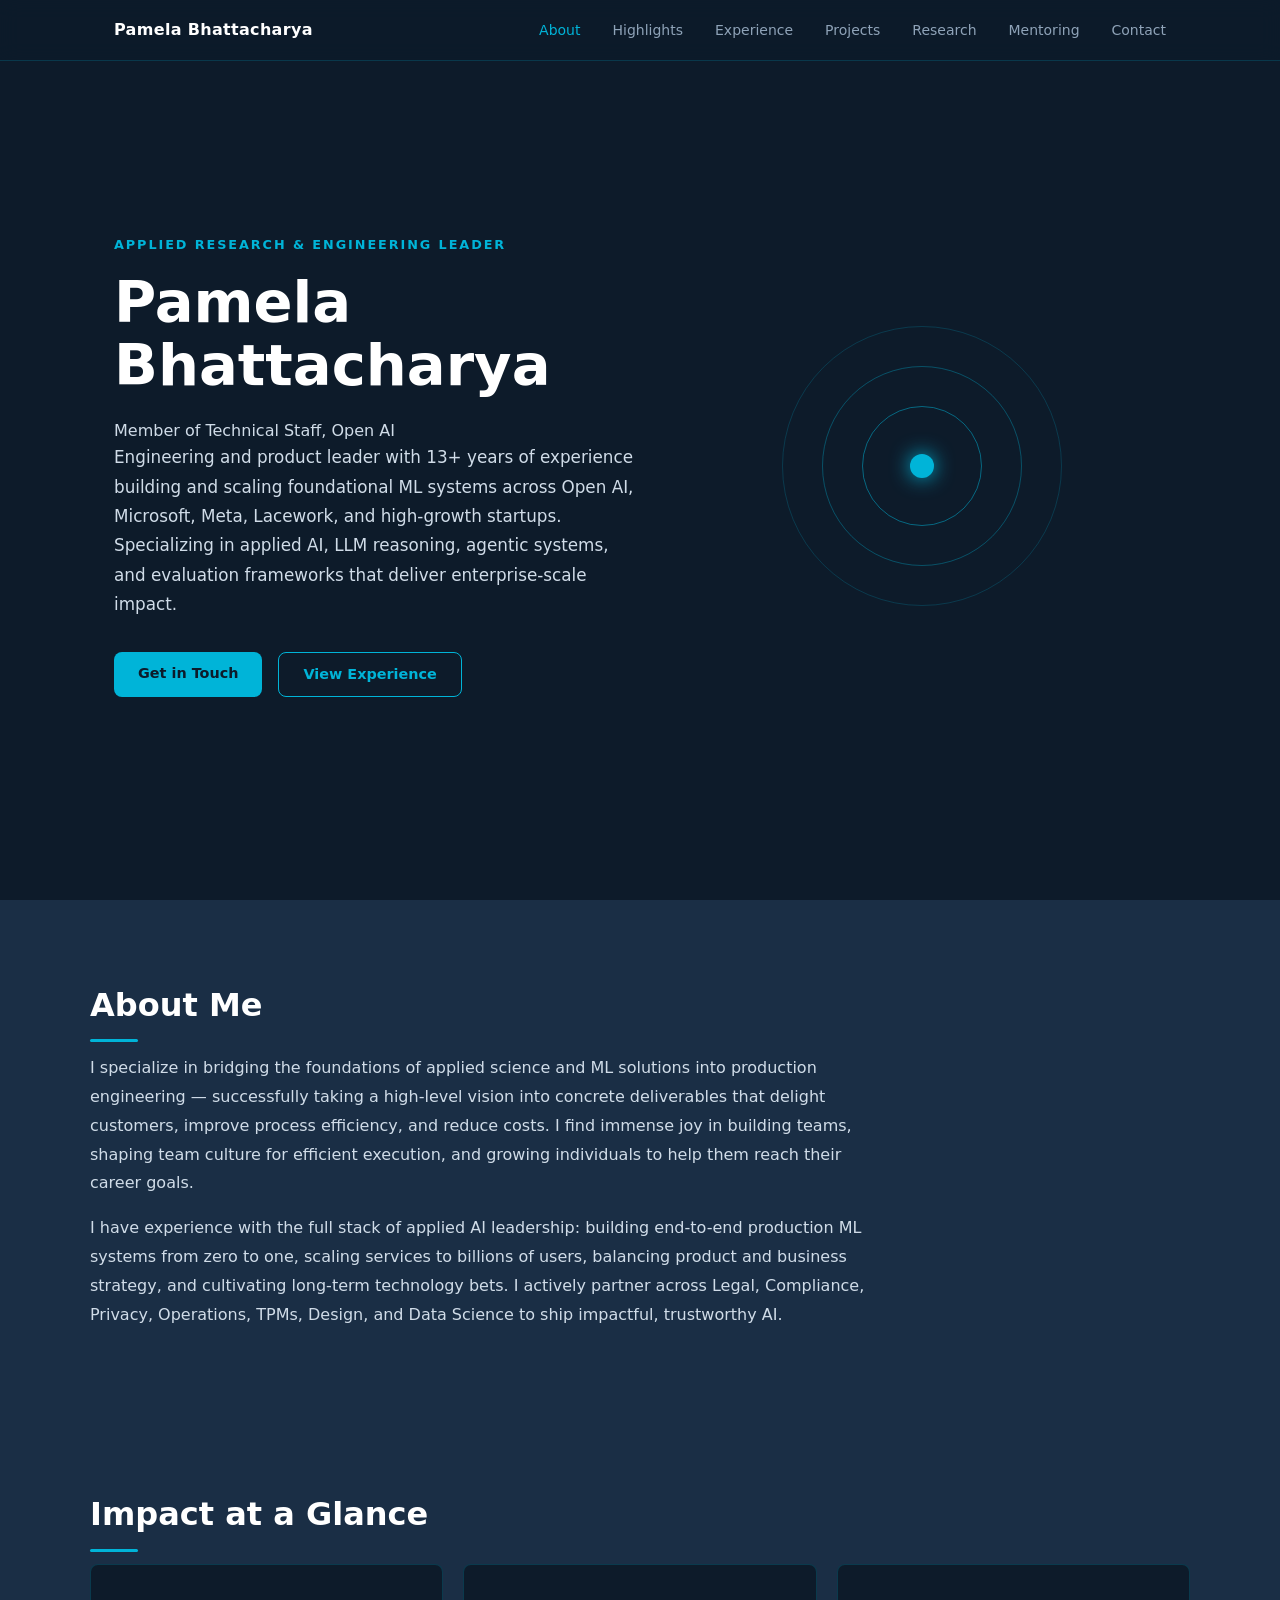
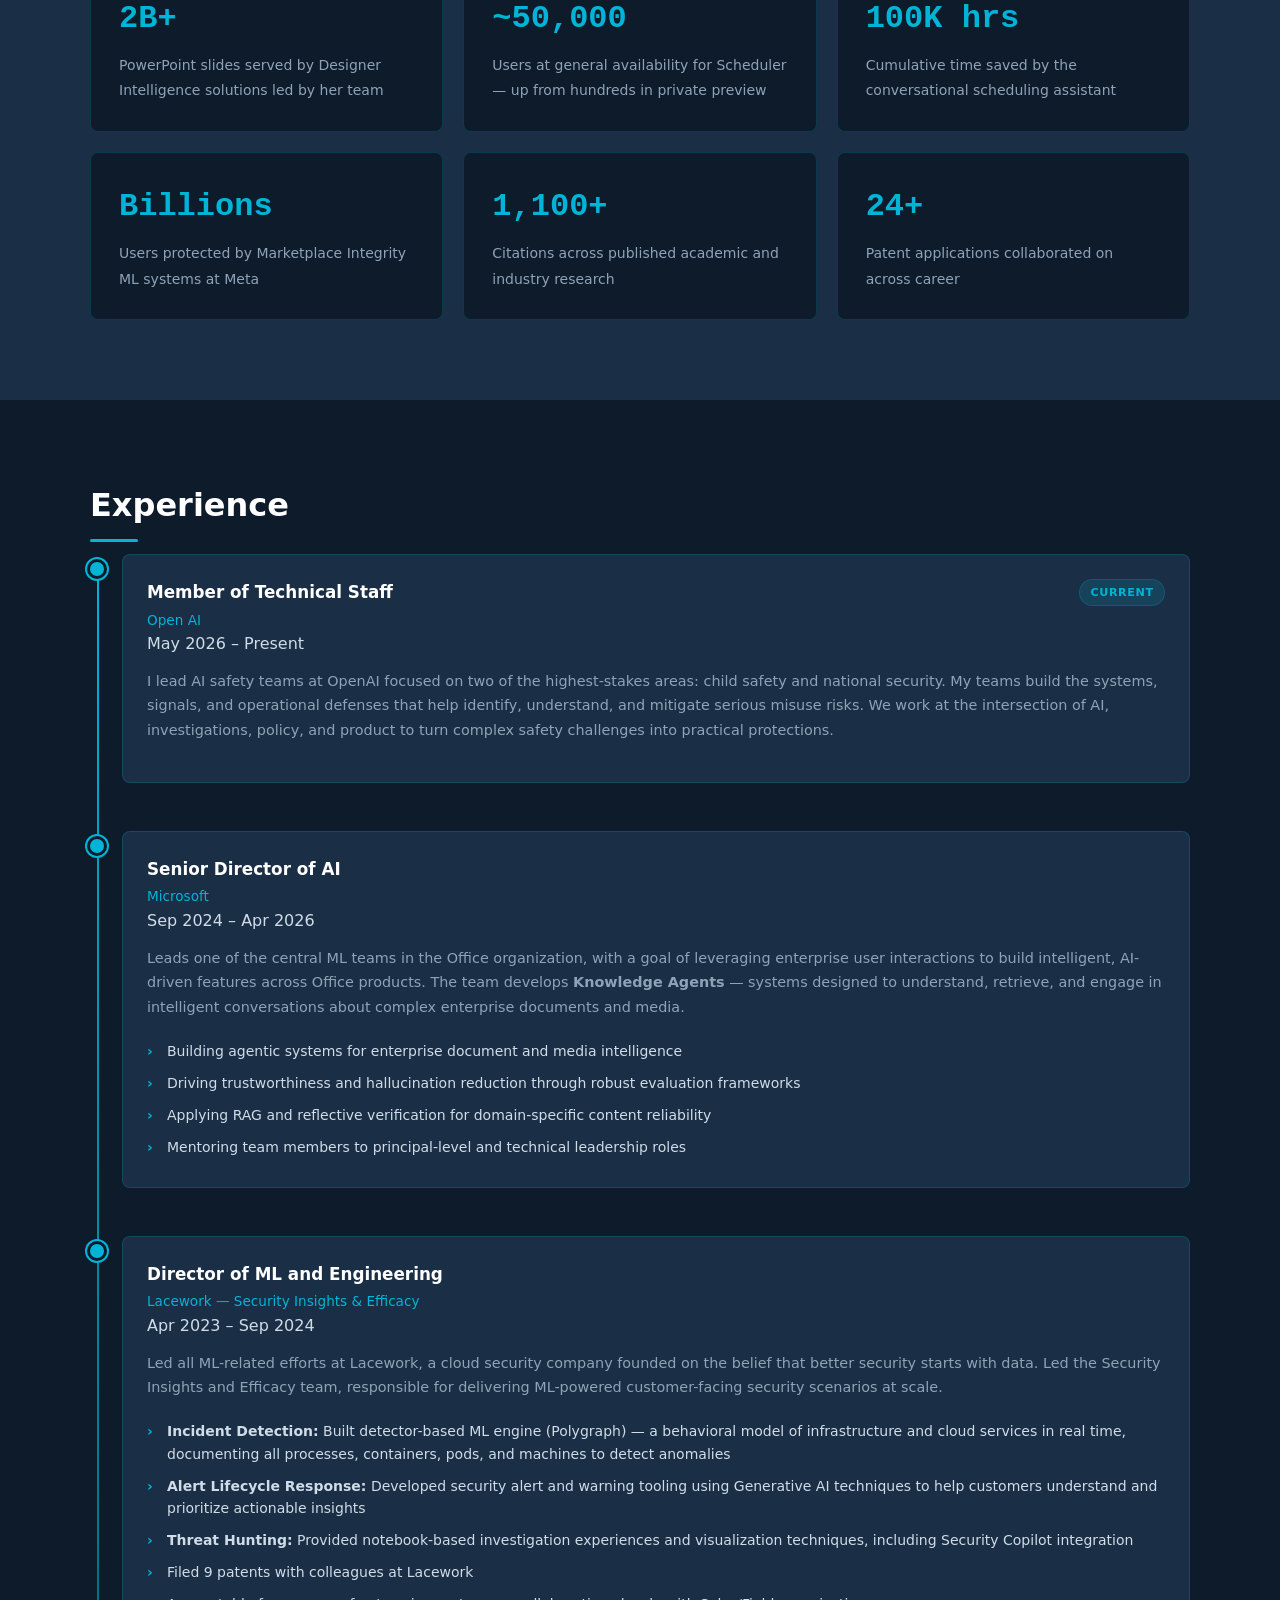
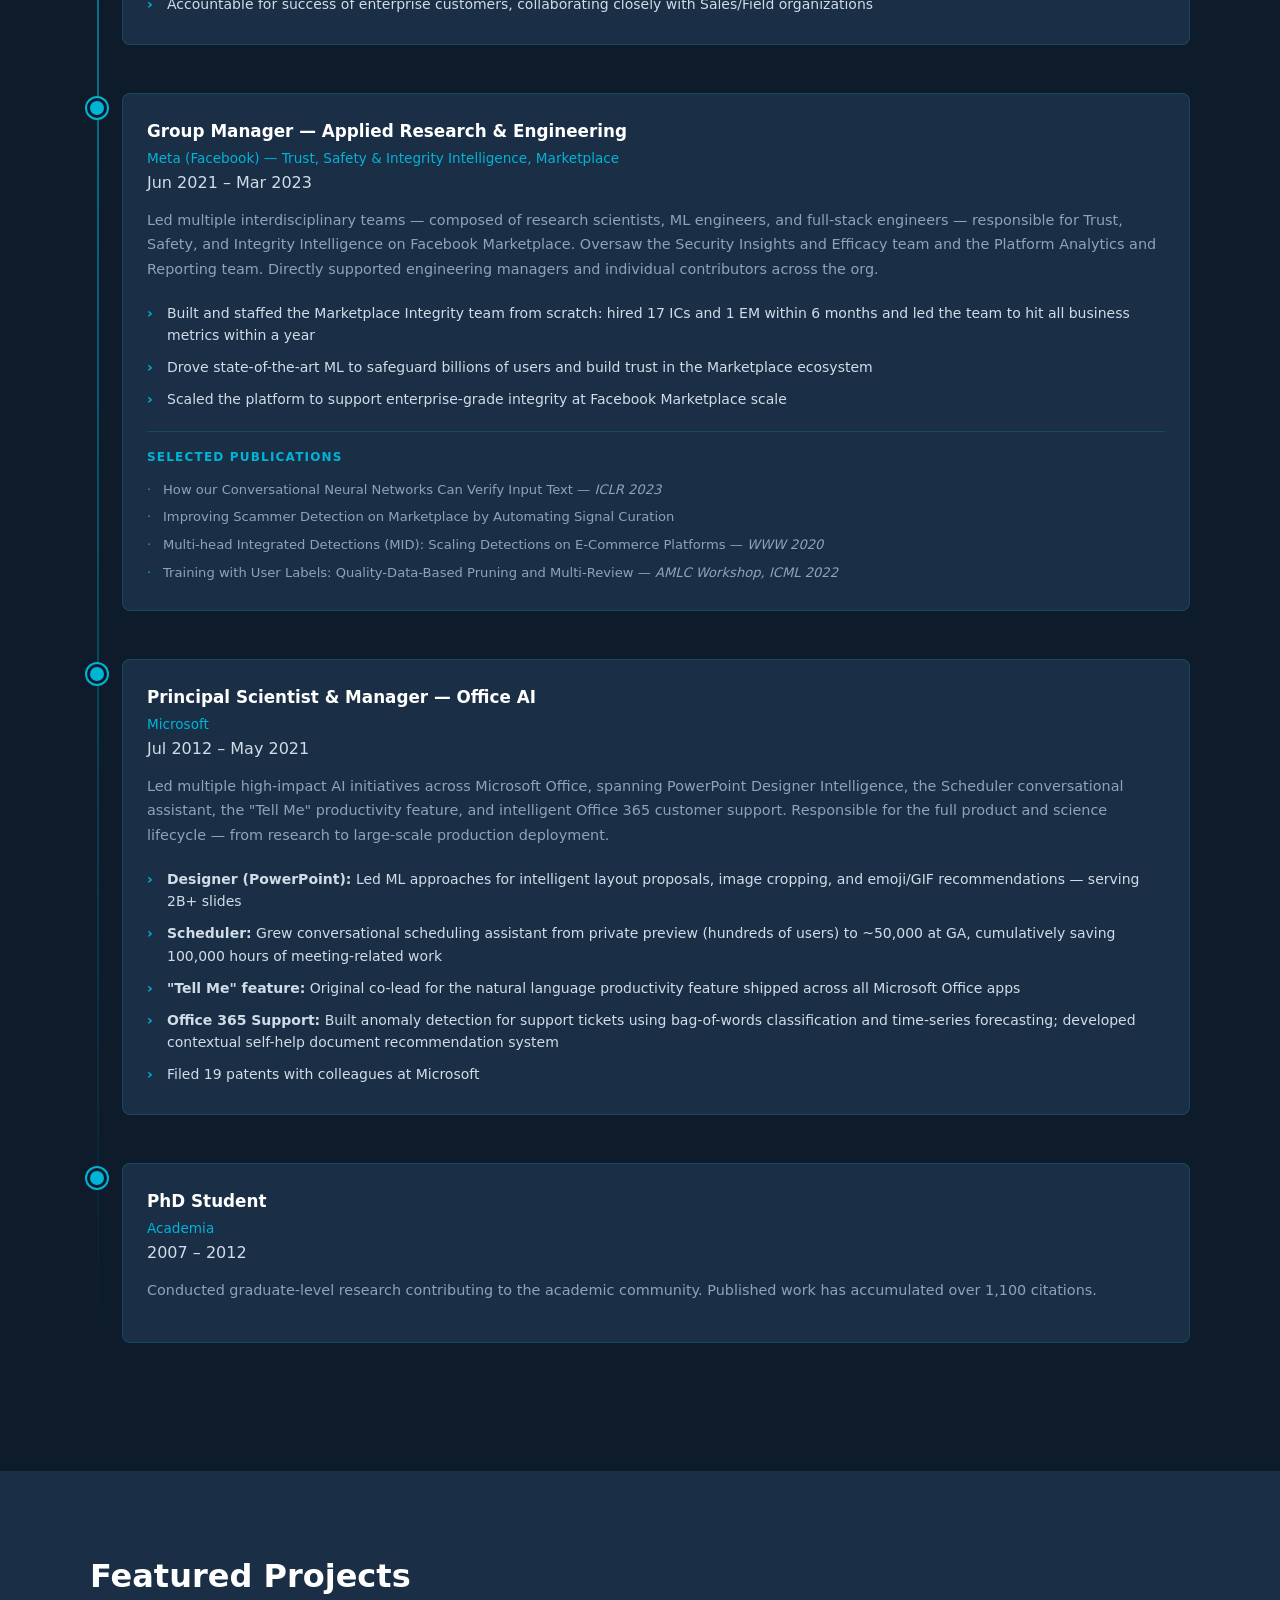
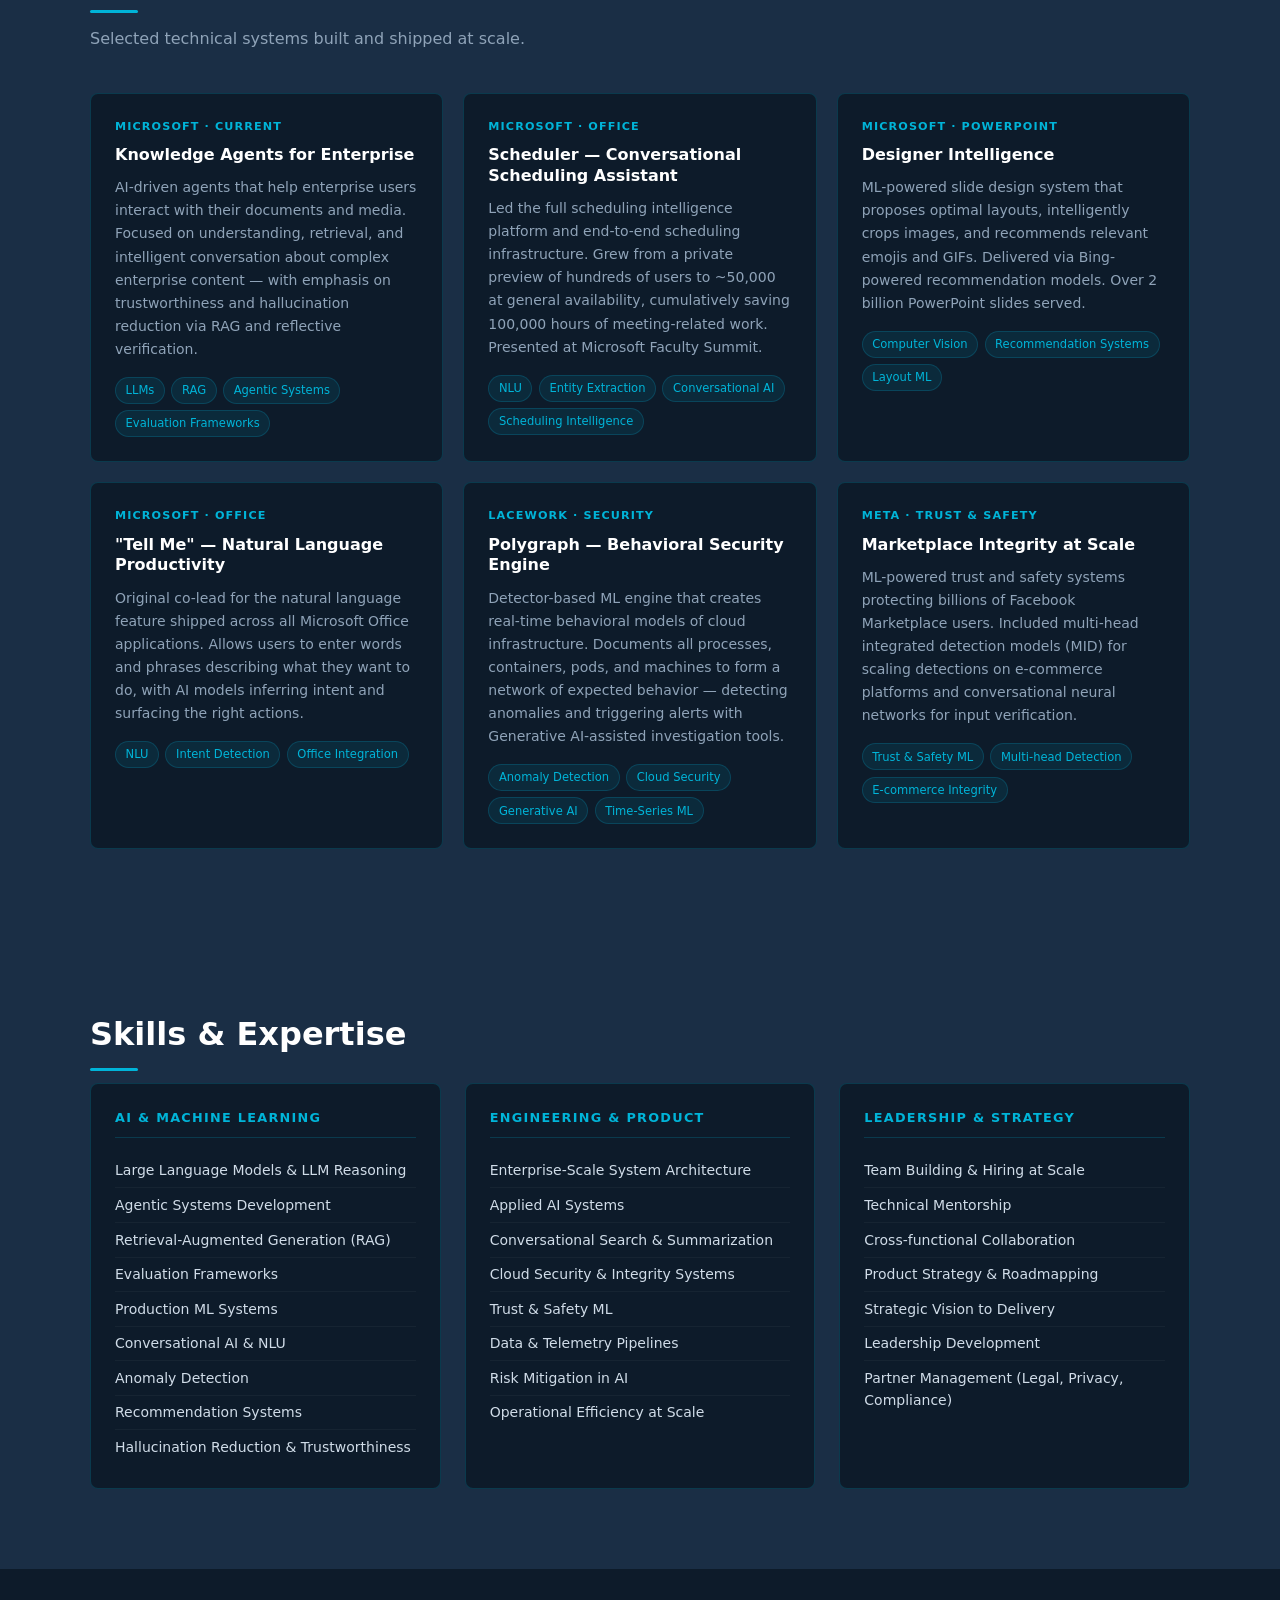
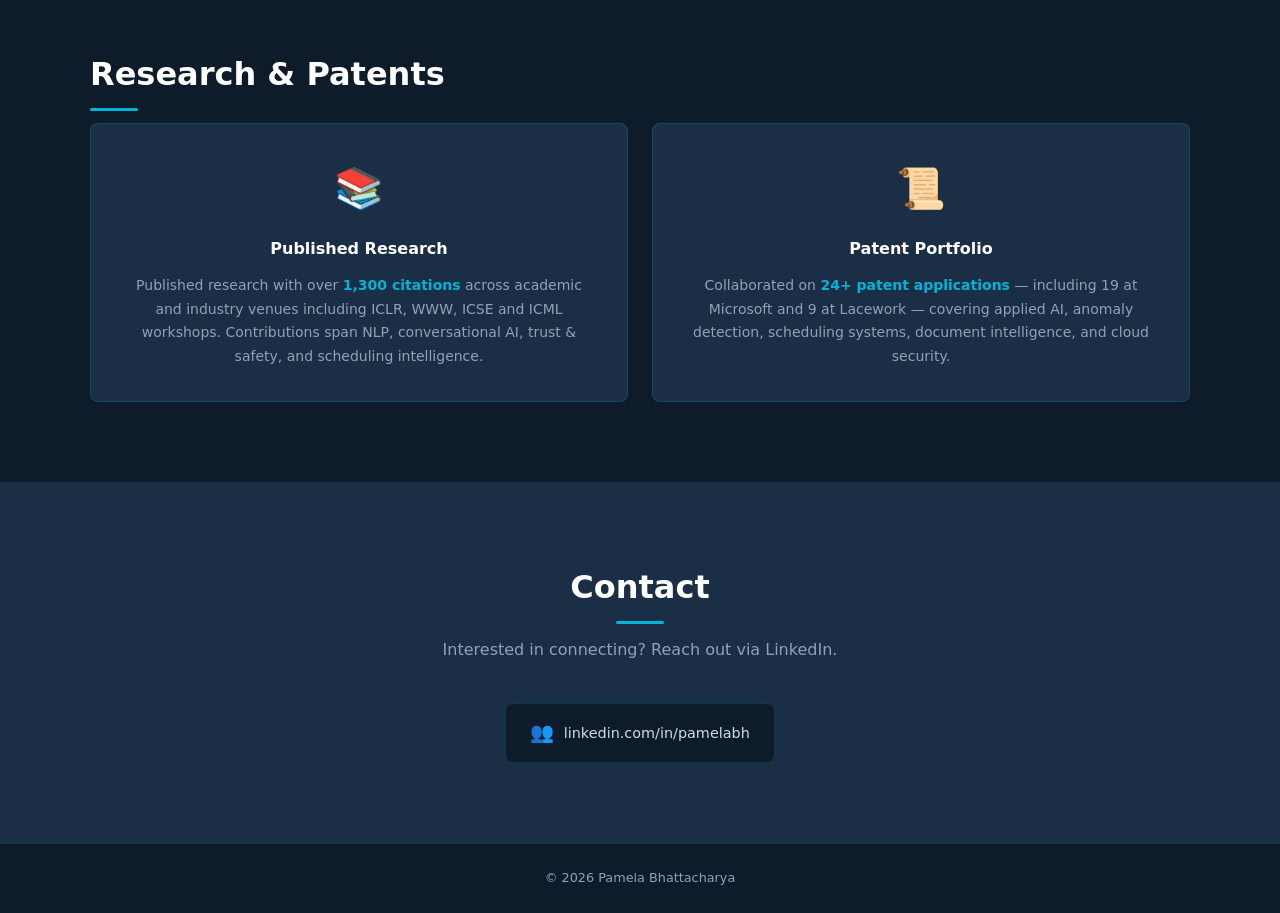
<file: index.html>
<!DOCTYPE html>
<html lang="en">
<head>
  <meta charset="UTF-8" />
  <meta name="viewport" content="width=device-width, initial-scale=1.0" />
  <title>Pamela Bhattacharya — Member of Technical Staff, Open AI</title>
  <link rel="stylesheet" href="styles.css" />
</head>
<body>

  <!-- NAV -->
  <header>
    <nav class="nav-container">
      <span class="nav-name">Pamela Bhattacharya</span>
      <ul class="nav-links" id="navLinks">
        <li><a href="#about">About</a></li>
        <li><a href="#highlights">Highlights</a></li>
        <li><a href="#experience">Experience</a></li>
        <li><a href="#projects">Projects</a></li>
        <li><a href="#research">Research</a></li>
        <li><a href="mentoring.html">Mentoring</a></li>
        <li><a href="#contact">Contact</a></li>
      </ul>
      <button class="nav-toggle" aria-label="Toggle menu" onclick="toggleNav()">&#9776;</button>
    </nav>
  </header>

  <!-- HERO -->
  <section class="hero" id="about">
    <div class="hero-content">
      <p class="hero-eyebrow">Applied Research &amp; Engineering Leader</p>
      <h1>Pamela<br>Bhattacharya</h1>
      <p class="hero-role">Member of Technical Staff, Open AI</p>
      <p class="hero-sub">
        Engineering and product leader with 13+ years of experience building and scaling
        foundational ML systems across Open AI, Microsoft, Meta, Lacework, and high-growth startups.
        Specializing in applied AI, LLM reasoning, agentic systems, and evaluation frameworks
        that deliver enterprise-scale impact.
      </p>
      <div class="hero-links">
        <a href="#contact" class="btn btn-primary">Get in Touch</a>
        <a href="#experience" class="btn btn-outline">View Experience</a>
      </div>
    </div>
    <div class="hero-graphic" aria-hidden="true">
      <div class="graphic-ring ring-1"></div>
      <div class="graphic-ring ring-2"></div>
      <div class="graphic-ring ring-3"></div>
      <div class="graphic-dot"></div>
    </div>
  </section>

  <!-- ABOUT DETAIL -->
  <section class="section about-detail-section">
    <div class="container">
      <h2 class="section-title">About Me</h2>
      <div class="about-body">
        <p>
          I specialize in bridging the foundations of applied science and ML solutions
          into production engineering — successfully taking a high-level vision into concrete
          deliverables that delight customers, improve process efficiency, and reduce costs.
          I find immense joy in building teams, shaping team culture for efficient execution,
          and growing individuals to help them reach their career goals.
        </p>
        <p>
          I have experience with the full stack of applied AI leadership: building
          end-to-end production ML systems from zero to one, scaling services to billions
          of users, balancing product and business strategy, and cultivating long-term
          technology bets. I actively partner across Legal, Compliance, Privacy, Operations,
          TPMs, Design, and Data Science to ship impactful, trustworthy AI.
        </p>
      </div>
    </div>
  </section>

  <!-- HIGHLIGHTS -->
  <section class="section highlights-section" id="highlights">
    <div class="container">
      <h2 class="section-title">Impact at a Glance</h2>
      <div class="highlights-grid">

        <div class="highlight-card">
          <span class="highlight-stat">2B+</span>
          <span class="highlight-label">PowerPoint slides served by Designer Intelligence solutions led by her team</span>
        </div>

        <div class="highlight-card">
          <span class="highlight-stat">~50,000</span>
          <span class="highlight-label">Users at general availability for Scheduler — up from hundreds in private preview</span>
        </div>

        <div class="highlight-card">
          <span class="highlight-stat">100K hrs</span>
          <span class="highlight-label">Cumulative time saved by the conversational scheduling assistant</span>
        </div>

        <div class="highlight-card">
          <span class="highlight-stat">Billions</span>
          <span class="highlight-label">Users protected by Marketplace Integrity ML systems at Meta</span>
        </div>

        <div class="highlight-card">
          <span class="highlight-stat">1,100+</span>
          <span class="highlight-label">Citations across published academic and industry research</span>
        </div>

        <div class="highlight-card">
          <span class="highlight-stat">24+</span>
          <span class="highlight-label">Patent applications collaborated on across career</span>
        </div>

      </div>
    </div>
  </section>

  <!-- EXPERIENCE -->
  <section class="section experience-section" id="experience">
    <div class="container">
      <h2 class="section-title">Experience</h2>

      <div class="timeline">

       <!-- Open AI Current -->
        <div class="timeline-item">
          <div class="timeline-marker"></div>
          <div class="timeline-content">
            <div class="timeline-header">
              <div>
                <h3>Member of Technical Staff</h3>
                <span class="company">Open AI</span>
                <span class="timeline-date">May 2026 – Present</span>
              </div>
              <span class="badge badge-current">Current</span>
            </div>
            <p>
              I lead AI safety teams at OpenAI focused on two of the highest-stakes areas: child safety and national security. 
             My teams build the systems, signals, and operational defenses that help identify, understand, and mitigate serious misuse risks. 
             We work at the intersection of AI, investigations, policy, and product to turn complex safety challenges into practical protections.
            </p>
          </div>
        </div>

        <!-- Microsoft Sept24-Apr 26 -->
        <div class="timeline-item">
          <div class="timeline-marker"></div>
          <div class="timeline-content">
            <div class="timeline-header">
              <div>
                <h3>Senior Director of AI</h3>
                <span class="company">Microsoft</span>
                <span class="timeline-date">Sep 2024 – Apr 2026</span>
              </div>
            </div>
            <p>
              Leads one of the central ML teams in the Office organization, with a goal of
              leveraging enterprise user interactions to build intelligent, AI-driven features
              across Office products. The team develops <strong>Knowledge Agents</strong> —
              systems designed to understand, retrieve, and engage in intelligent conversations
              about complex enterprise documents and media.
            </p>
            <ul class="achievement-list">
              <li>Building agentic systems for enterprise document and media intelligence</li>
              <li>Driving trustworthiness and hallucination reduction through robust evaluation frameworks</li>
              <li>Applying RAG and reflective verification for domain-specific content reliability</li>
              <li>Mentoring team members to principal-level and technical leadership roles</li>
            </ul>
          </div>
        </div>

        <!-- Lacework -->
        <div class="timeline-item">
          <div class="timeline-marker"></div>
          <div class="timeline-content">
            <div class="timeline-header">
              <div>
                <h3>Director of ML and Engineering</h3>
                <span class="company">Lacework — Security Insights &amp; Efficacy</span>
                <span class="timeline-date">Apr 2023 – Sep 2024</span>
              </div>
            </div>
            <p>
              Led all ML-related efforts at Lacework, a cloud security company founded on the
              belief that better security starts with data. Led the Security Insights and Efficacy
              team, responsible for delivering ML-powered customer-facing security scenarios at scale.
            </p>
            <ul class="achievement-list">
              <li><strong>Incident Detection:</strong> Built detector-based ML engine (Polygraph) — a behavioral model of infrastructure and cloud services in real time, documenting all processes, containers, pods, and machines to detect anomalies</li>
              <li><strong>Alert Lifecycle Response:</strong> Developed security alert and warning tooling using Generative AI techniques to help customers understand and prioritize actionable insights</li>
              <li><strong>Threat Hunting:</strong> Provided notebook-based investigation experiences and visualization techniques, including Security Copilot integration</li>
              <li>Filed 9 patents with colleagues at Lacework</li>
              <li>Accountable for success of enterprise customers, collaborating closely with Sales/Field organizations</li>
            </ul>
          </div>
        </div>

        <!-- Meta -->
        <div class="timeline-item">
          <div class="timeline-marker"></div>
          <div class="timeline-content">
            <div class="timeline-header">
              <div>
                <h3>Group Manager — Applied Research &amp; Engineering</h3>
                <span class="company">Meta (Facebook) — Trust, Safety &amp; Integrity Intelligence, Marketplace</span>
                <span class="timeline-date">Jun 2021 – Mar 2023</span>
              </div>
            </div>
            <p>
              Led multiple interdisciplinary teams — composed of research scientists, ML engineers,
              and full-stack engineers — responsible for Trust, Safety, and Integrity Intelligence
              on Facebook Marketplace. Oversaw the Security Insights and Efficacy team and the
              Platform Analytics and Reporting team. Directly supported engineering managers and
              individual contributors across the org.
            </p>
            <ul class="achievement-list">
              <li>Built and staffed the Marketplace Integrity team from scratch: hired 17 ICs and 1 EM within 6 months and led the team to hit all business metrics within a year</li>
              <li>Drove state-of-the-art ML to safeguard billions of users and build trust in the Marketplace ecosystem</li>
              <li>Scaled the platform to support enterprise-grade integrity at Facebook Marketplace scale</li>
            </ul>
            <div class="pub-block">
              <span class="pub-label">Selected Publications</span>
              <ul class="pub-list">
                <li>How our Conversational Neural Networks Can Verify Input Text — <em>ICLR 2023</em></li>
                <li>Improving Scammer Detection on Marketplace by Automating Signal Curation</li>
                <li>Multi-head Integrated Detections (MID): Scaling Detections on E-Commerce Platforms — <em>WWW 2020</em></li>
                <li>Training with User Labels: Quality-Data-Based Pruning and Multi-Review — <em>AMLC Workshop, ICML 2022</em></li>
              </ul>
            </div>
          </div>
        </div>

        <!-- Microsoft Previous -->
        <div class="timeline-item">
          <div class="timeline-marker"></div>
          <div class="timeline-content">
            <div class="timeline-header">
              <div>
                <h3>Principal Scientist &amp; Manager — Office AI</h3>
                <span class="company">Microsoft</span>
                <span class="timeline-date">Jul 2012 – May 2021</span>
              </div>
            </div>
            <p>
              Led multiple high-impact AI initiatives across Microsoft Office, spanning
              PowerPoint Designer Intelligence, the Scheduler conversational assistant,
              the "Tell Me" productivity feature, and intelligent Office 365 customer support.
              Responsible for the full product and science lifecycle — from research to
              large-scale production deployment.
            </p>
            <ul class="achievement-list">
              <li><strong>Designer (PowerPoint):</strong> Led ML approaches for intelligent layout proposals, image cropping, and emoji/GIF recommendations — serving 2B+ slides</li>
              <li><strong>Scheduler:</strong> Grew conversational scheduling assistant from private preview (hundreds of users) to ~50,000 at GA, cumulatively saving 100,000 hours of meeting-related work</li>
              <li><strong>"Tell Me" feature:</strong> Original co-lead for the natural language productivity feature shipped across all Microsoft Office apps</li>
              <li><strong>Office 365 Support:</strong> Built anomaly detection for support tickets using bag-of-words classification and time-series forecasting; developed contextual self-help document recommendation system</li>
              <li>Filed 19 patents with colleagues at Microsoft</li>
            </ul>
          </div>
        </div>

        <!-- PhD -->
        <div class="timeline-item">
          <div class="timeline-marker"></div>
          <div class="timeline-content">
            <div class="timeline-header">
              <div>
                <h3>PhD Student</h3>
                <span class="company">Academia</span>
                <span class="timeline-date">2007 – 2012</span>
              </div>
            </div>
            <p>
              Conducted graduate-level research contributing to the academic community.
              Published work has accumulated over 1,100 citations.
            </p>
          </div>
        </div>

      </div>
    </div>
  </section>

  <!-- PROJECTS -->
  <section class="section projects-section" id="projects">
    <div class="container">
      <h2 class="section-title">Featured Projects</h2>
      <p class="section-subtitle">Selected technical systems built and shipped at scale.</p>

      <div class="projects-grid">

        <div class="project-card">
          <div class="project-tag">Microsoft · Current</div>
          <h3>Knowledge Agents for Enterprise</h3>
          <p>
            AI-driven agents that help enterprise users interact with their documents and media.
            Focused on understanding, retrieval, and intelligent conversation about complex
            enterprise content — with emphasis on trustworthiness and hallucination reduction
            via RAG and reflective verification.
          </p>
          <div class="project-tech">
            <span>LLMs</span><span>RAG</span><span>Agentic Systems</span><span>Evaluation Frameworks</span>
          </div>
        </div>

        <div class="project-card">
          <div class="project-tag">Microsoft · Office</div>
          <h3>Scheduler — Conversational Scheduling Assistant</h3>
          <p>
            Led the full scheduling intelligence platform and end-to-end scheduling
            infrastructure. Grew from a private preview of hundreds of users to ~50,000
            at general availability, cumulatively saving 100,000 hours of meeting-related work.
            Presented at Microsoft Faculty Summit.
          </p>
          <div class="project-tech">
            <span>NLU</span><span>Entity Extraction</span><span>Conversational AI</span><span>Scheduling Intelligence</span>
          </div>
        </div>

        <div class="project-card">
          <div class="project-tag">Microsoft · PowerPoint</div>
          <h3>Designer Intelligence</h3>
          <p>
            ML-powered slide design system that proposes optimal layouts, intelligently crops
            images, and recommends relevant emojis and GIFs. Delivered via Bing-powered
            recommendation models. Over 2 billion PowerPoint slides served.
          </p>
          <div class="project-tech">
            <span>Computer Vision</span><span>Recommendation Systems</span><span>Layout ML</span>
          </div>
        </div>

        <div class="project-card">
          <div class="project-tag">Microsoft · Office</div>
          <h3>"Tell Me" — Natural Language Productivity</h3>
          <p>
            Original co-lead for the natural language feature shipped across all Microsoft
            Office applications. Allows users to enter words and phrases describing what
            they want to do, with AI models inferring intent and surfacing the right actions.
          </p>
          <div class="project-tech">
            <span>NLU</span><span>Intent Detection</span><span>Office Integration</span>
          </div>
        </div>

        <div class="project-card">
          <div class="project-tag">Lacework · Security</div>
          <h3>Polygraph — Behavioral Security Engine</h3>
          <p>
            Detector-based ML engine that creates real-time behavioral models of cloud
            infrastructure. Documents all processes, containers, pods, and machines to form
            a network of expected behavior — detecting anomalies and triggering alerts
            with Generative AI-assisted investigation tools.
          </p>
          <div class="project-tech">
            <span>Anomaly Detection</span><span>Cloud Security</span><span>Generative AI</span><span>Time-Series ML</span>
          </div>
        </div>

        <div class="project-card">
          <div class="project-tag">Meta · Trust &amp; Safety</div>
          <h3>Marketplace Integrity at Scale</h3>
          <p>
            ML-powered trust and safety systems protecting billions of Facebook Marketplace
            users. Included multi-head integrated detection models (MID) for scaling detections
            on e-commerce platforms and conversational neural networks for input verification.
          </p>
          <div class="project-tech">
            <span>Trust &amp; Safety ML</span><span>Multi-head Detection</span><span>E-commerce Integrity</span>
          </div>
        </div>

      </div>
    </div>
  </section>

  <!-- SKILLS -->
  <section class="section skills-section">
    <div class="container">
      <h2 class="section-title">Skills &amp; Expertise</h2>
      <div class="skills-grid">

        <div class="skill-group">
          <h3>AI &amp; Machine Learning</h3>
          <ul>
            <li>Large Language Models &amp; LLM Reasoning</li>
            <li>Agentic Systems Development</li>
            <li>Retrieval-Augmented Generation (RAG)</li>
            <li>Evaluation Frameworks</li>
            <li>Production ML Systems</li>
            <li>Conversational AI &amp; NLU</li>
            <li>Anomaly Detection</li>
            <li>Recommendation Systems</li>
            <li>Hallucination Reduction &amp; Trustworthiness</li>
          </ul>
        </div>

        <div class="skill-group">
          <h3>Engineering &amp; Product</h3>
          <ul>
            <li>Enterprise-Scale System Architecture</li>
            <li>Applied AI Systems</li>
            <li>Conversational Search &amp; Summarization</li>
            <li>Cloud Security &amp; Integrity Systems</li>
            <li>Trust &amp; Safety ML</li>
            <li>Data &amp; Telemetry Pipelines</li>
            <li>Risk Mitigation in AI</li>
            <li>Operational Efficiency at Scale</li>
          </ul>
        </div>

        <div class="skill-group">
          <h3>Leadership &amp; Strategy</h3>
          <ul>
            <li>Team Building &amp; Hiring at Scale</li>
            <li>Technical Mentorship</li>
            <li>Cross-functional Collaboration</li>
            <li>Product Strategy &amp; Roadmapping</li>
            <li>Strategic Vision to Delivery</li>
            <li>Leadership Development</li>
            <li>Partner Management (Legal, Privacy, Compliance)</li>
          </ul>
        </div>

      </div>
    </div>
  </section>

  <!-- RESEARCH & PATENTS -->
  <section class="section research-section" id="research">
    <div class="container">
      <h2 class="section-title">Research &amp; Patents</h2>
      <div class="research-grid">

        <div class="research-card">
          <div class="research-icon">&#128218;</div>
          <h3>Published Research</h3>
          <p>
            Published research with over <strong>1,300 citations</strong> across academic
            and industry venues including ICLR, WWW, ICSE and ICML workshops. Contributions span
            NLP, conversational AI, trust &amp; safety, and scheduling intelligence.
          </p>
        </div>

        <div class="research-card">
          <div class="research-icon">&#128220;</div>
          <h3>Patent Portfolio</h3>
          <p>
            Collaborated on <strong>24+ patent applications</strong> — including 19 at
            Microsoft and 9 at Lacework — covering applied AI, anomaly detection,
            scheduling systems, document intelligence, and cloud security.
          </p>
        </div>

      </div>
    </div>
  </section>

  <!-- CONTACT -->
  <section class="section contact-section" id="contact">
    <div class="container">
      <h2 class="section-title">Contact</h2>
      <p class="section-subtitle">Interested in connecting? Reach out via LinkedIn.</p>
      <div class="contact-links">

        <a href="https://www.linkedin.com/in/pamelabh" target="_blank" rel="noopener noreferrer" class="contact-item">
          <span class="contact-icon">&#128101;</span>
          <span>linkedin.com/in/pamelabh</span>
        </a>
      </div>
    </div>
  </section>

  <!-- FOOTER -->
  <footer>
    <div class="container">
      <p>&copy; 2026 Pamela Bhattacharya</p>
    </div>
  </footer>

  <script src="script.js"></script>
</body>
</html>
</file>
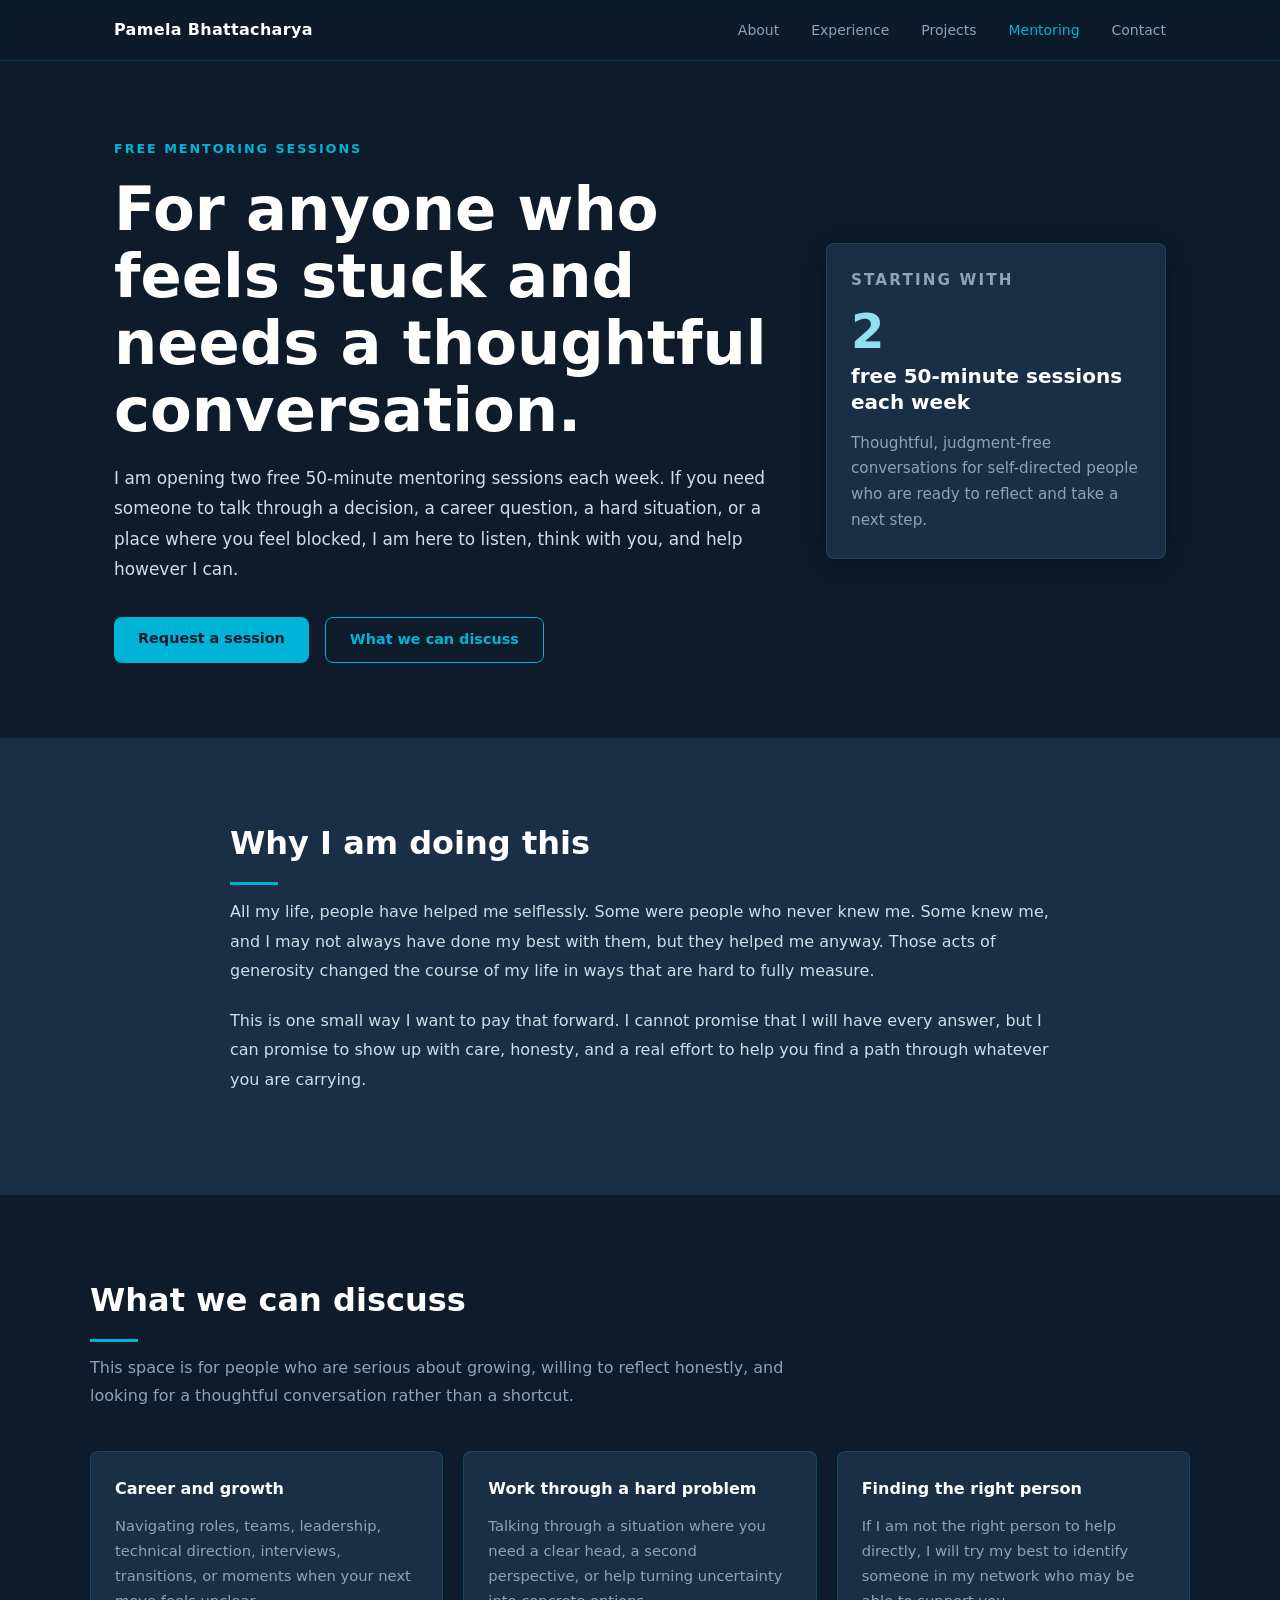
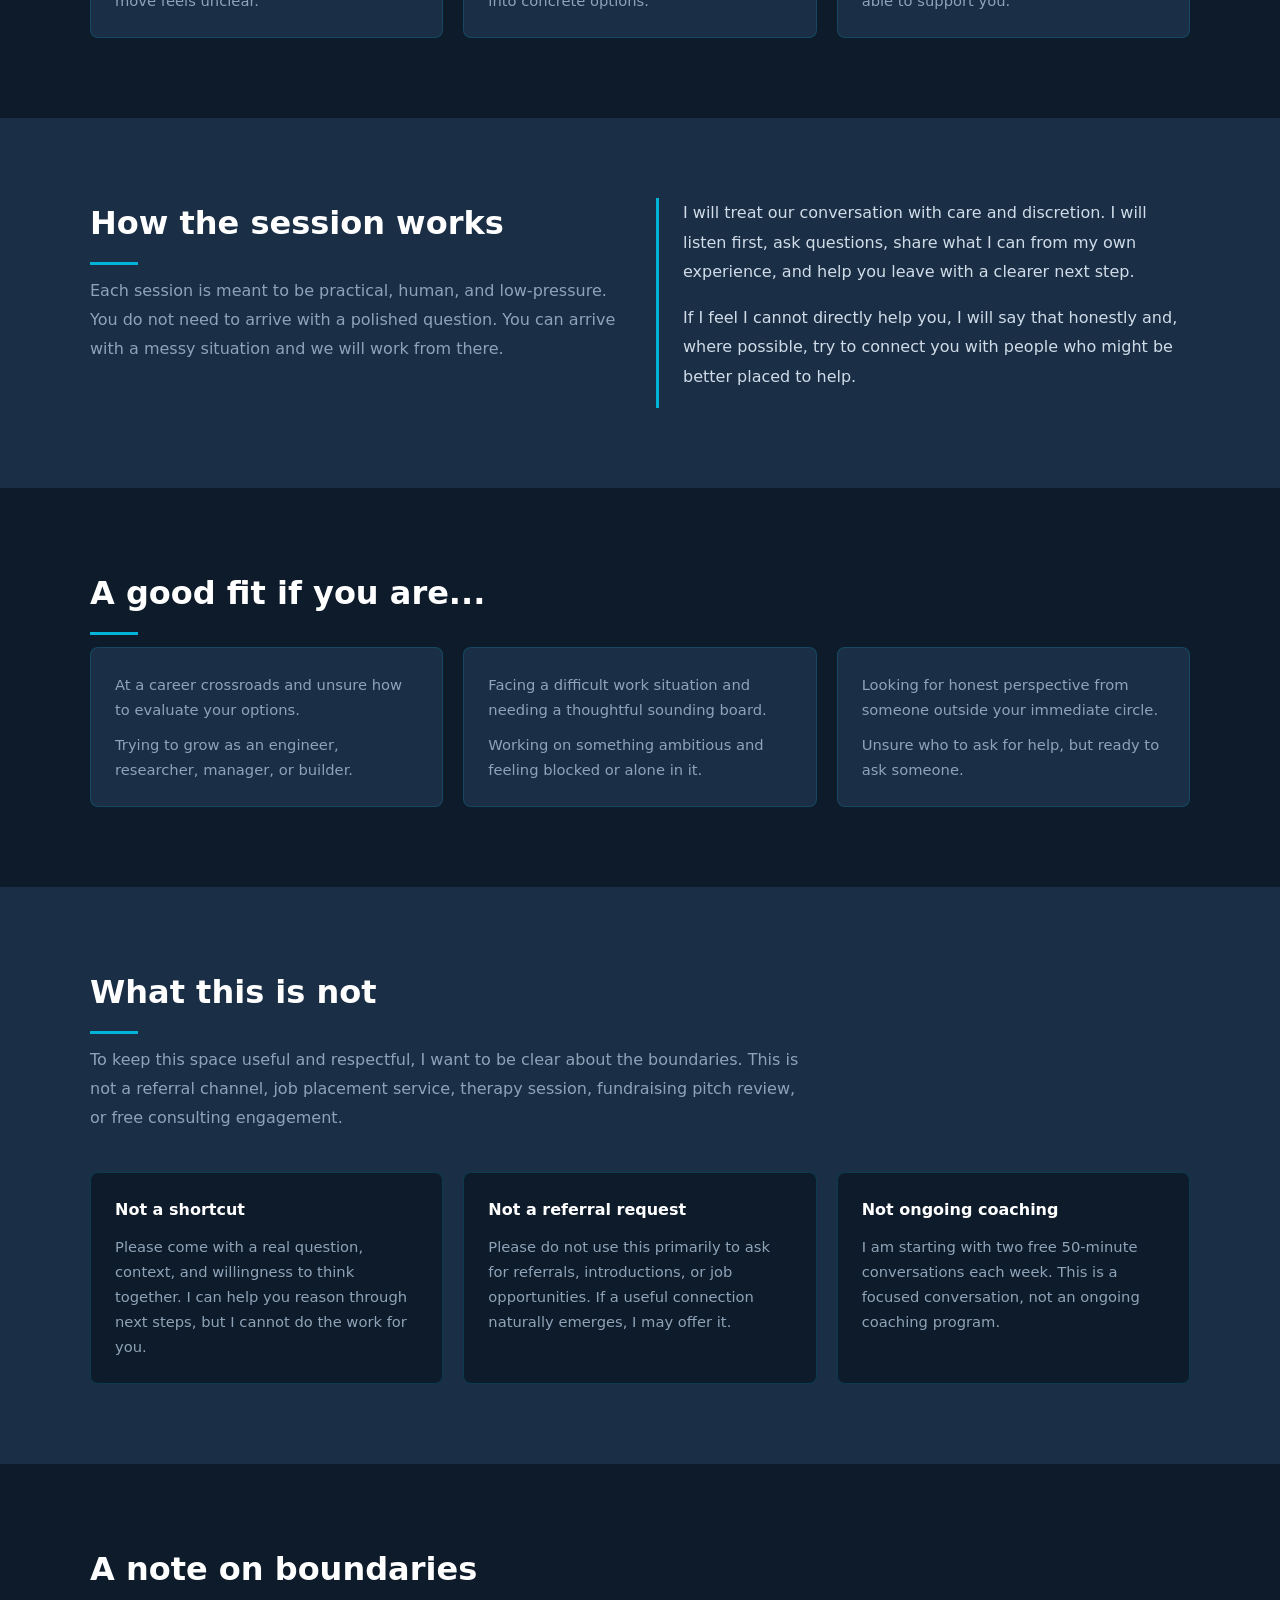
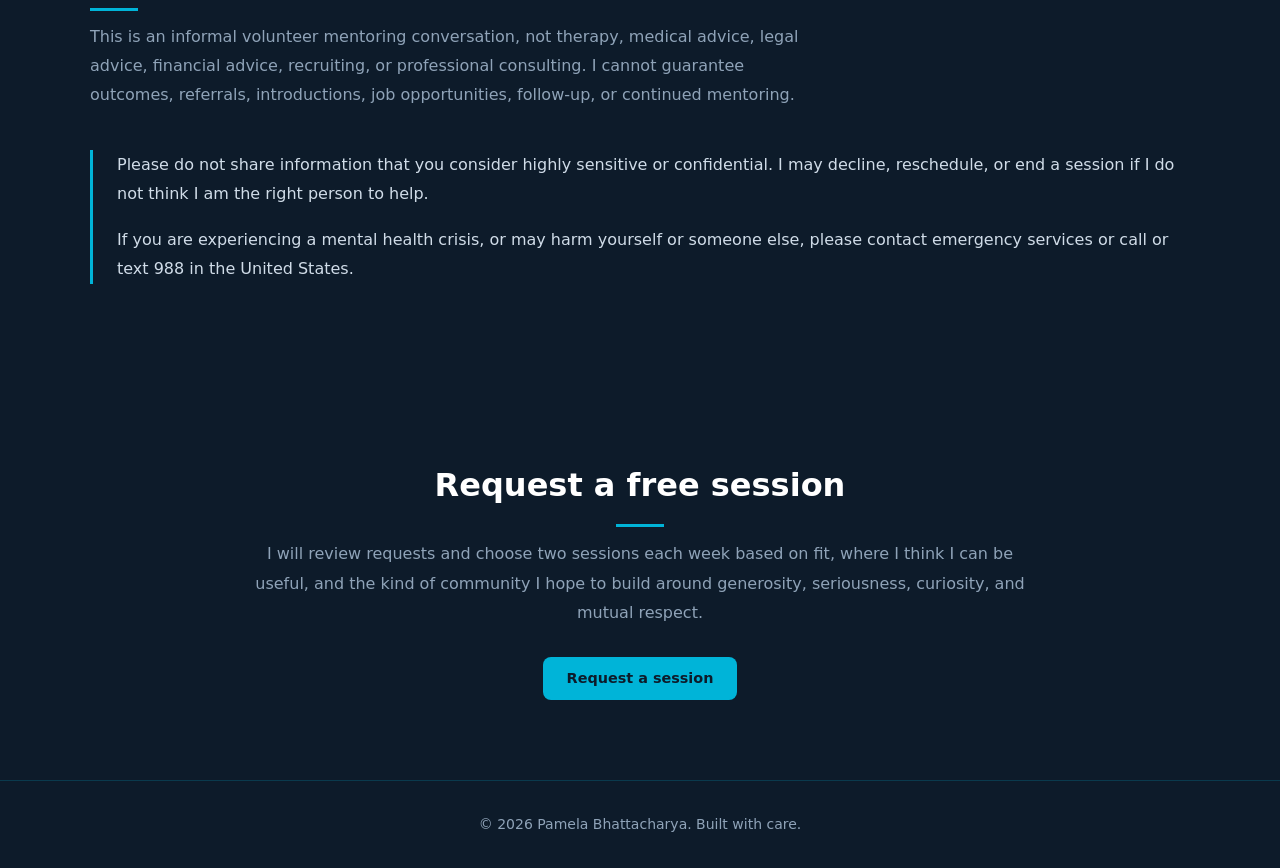
<file: mentoring.html>
<!DOCTYPE html>
<html lang="en">
<head>
  <meta charset="UTF-8" />
  <meta name="viewport" content="width=device-width, initial-scale=1.0" />
  <title>Free Mentoring Sessions - Pamela Bhattacharya</title>
  <style>
    *, *::before, *::after { box-sizing: border-box; margin: 0; padding: 0; }

    :root {
      --navy: #0d1b2a;
      --navy-mid: #1a2e45;
      --teal: #00b4d8;
      --teal-lt: #90e0ef;
      --white: #ffffff;
      --off-white: #f0f4f8;
      --text: #d0dce8;
      --text-dim: #8fa3b8;
      --border: rgba(0, 180, 216, 0.2);
      --radius: 8px;
      --shadow: 0 4px 24px rgba(0,0,0,0.3);
      --font: 'Segoe UI', system-ui, -apple-system, sans-serif;
    }

    html { scroll-behavior: smooth; font-size: 16px; }

    body {
      font-family: var(--font);
      background: var(--navy);
      color: var(--text);
      line-height: 1.6;
    }

    a { color: var(--teal); text-decoration: none; }
    a:hover { color: var(--teal-lt); }
    ul { list-style: none; }

    header {
      position: fixed;
      top: 0; left: 0; right: 0;
      z-index: 100;
      background: rgba(13, 27, 42, 0.92);
      backdrop-filter: blur(10px);
      border-bottom: 1px solid var(--border);
    }

    .nav-container {
      max-width: 1100px;
      margin: 0 auto;
      padding: 0 1.5rem;
      height: 60px;
      display: flex;
      align-items: center;
      justify-content: space-between;
    }

    .nav-name {
      font-weight: 700;
      font-size: 1rem;
      color: var(--white);
      letter-spacing: 0.02em;
    }

    .nav-links {
      display: flex;
      gap: 2rem;
    }

    .nav-links a {
      color: var(--text-dim);
      font-size: 0.875rem;
      font-weight: 500;
      transition: color 0.2s;
    }

    .nav-links a:hover, .nav-links a.active { color: var(--teal); }

    .nav-toggle {
      display: none;
      background: none;
      border: none;
      color: var(--white);
      font-size: 1.4rem;
      cursor: pointer;
    }

    .btn {
      display: inline-block;
      padding: 0.65rem 1.5rem;
      border-radius: var(--radius);
      font-weight: 600;
      font-size: 0.9rem;
      transition: background 0.2s, color 0.2s, border-color 0.2s;
    }

    .btn-primary {
      background: var(--teal);
      color: var(--navy);
    }

    .btn-primary:hover {
      background: var(--teal-lt);
      color: var(--navy);
    }

    .btn-outline {
      border: 1.5px solid var(--teal);
      color: var(--teal);
    }

    .btn-outline:hover {
      background: var(--border);
      color: var(--teal-lt);
    }

    .mentoring-hero {
      min-height: 82vh;
      display: grid;
      grid-template-columns: minmax(0, 1fr) 340px;
      align-items: center;
      gap: 3rem;
      max-width: 1100px;
      margin: 0 auto;
      padding: 8rem 1.5rem 4rem;
      position: relative;
    }

    .hero-eyebrow {
      font-size: 0.8rem;
      font-weight: 600;
      letter-spacing: 0.15em;
      text-transform: uppercase;
      color: var(--teal);
      margin-bottom: 1rem;
    }

    .mentoring-hero h1 {
      font-size: clamp(2.4rem, 5vw, 3.8rem);
      font-weight: 800;
      color: var(--white);
      line-height: 1.1;
      margin-bottom: 1.2rem;
    }

    .hero-sub {
      max-width: 690px;
      color: var(--text);
      font-size: 1.06rem;
      line-height: 1.8;
      margin-bottom: 2rem;
    }

    .hero-links {
      display: flex;
      flex-wrap: wrap;
      gap: 1rem;
    }

    .availability-card {
      background: var(--navy-mid);
      border: 1px solid var(--border);
      border-radius: var(--radius);
      box-shadow: var(--shadow);
      padding: 1.5rem;
    }

    .availability-label {
      color: var(--text-dim);
      font-size: 0.78rem;
      font-weight: 700;
      letter-spacing: 0.14em;
      text-transform: uppercase;
      margin-bottom: 0.8rem;
    }

    .availability-number {
      color: var(--teal-lt);
      font-size: 3rem;
      font-weight: 800;
      line-height: 1;
      margin-bottom: 0.5rem;
    }

    .availability-card h2 {
      color: var(--white);
      font-size: 1.25rem;
      line-height: 1.3;
      margin-bottom: 1rem;
    }

    .availability-card p {
      color: var(--text-dim);
      font-size: 0.95rem;
      line-height: 1.7;
    }

    .section { padding: 5rem 1.5rem; }
    .section.alt { background: var(--navy-mid); }

    .container {
      max-width: 1100px;
      margin: 0 auto;
    }

    .section-title {
      font-size: clamp(1.6rem, 3vw, 2rem);
      font-weight: 700;
      color: var(--white);
      margin-bottom: 0.75rem;
    }

    .section-title::after {
      content: '';
      display: block;
      width: 3rem;
      height: 3px;
      background: var(--teal);
      margin-top: 0.8rem;
    }

    .section-subtitle {
      color: var(--text-dim);
      margin-bottom: 2.5rem;
      max-width: 720px;
      line-height: 1.8;
    }

    .story {
      max-width: 820px;
    }

    .story p {
      margin-bottom: 1.25rem;
      color: var(--text);
      line-height: 1.85;
    }

    .grid {
      display: grid;
      grid-template-columns: repeat(3, minmax(0, 1fr));
      gap: 1.25rem;
    }

    .card {
      background: var(--navy);
      border: 1px solid var(--border);
      border-radius: var(--radius);
      padding: 1.5rem;
    }

    .section:not(.alt) .card { background: var(--navy-mid); }

    .card h3 {
      color: var(--white);
      font-size: 1rem;
      margin-bottom: 0.7rem;
    }

    .card p, .card li {
      color: var(--text-dim);
      font-size: 0.92rem;
      line-height: 1.7;
    }

    .card li + li { margin-top: 0.65rem; }

    .promise {
      display: grid;
      grid-template-columns: minmax(0, 1fr) minmax(0, 1fr);
      gap: 2rem;
      align-items: start;
    }

    .promise-panel {
      border-left: 3px solid var(--teal);
      padding-left: 1.5rem;
    }

    .promise-panel p {
      color: var(--text);
      line-height: 1.85;
      margin-bottom: 1rem;
    }

    .closing {
      text-align: center;
      max-width: 780px;
      margin: 0 auto;
    }

    .closing .section-title::after {
      margin-left: auto;
      margin-right: auto;
    }

    .closing p {
      color: var(--text-dim);
      line-height: 1.85;
      margin-bottom: 1.8rem;
    }

    footer {
      padding: 2rem 1.5rem;
      text-align: center;
      border-top: 1px solid var(--border);
      color: var(--text-dim);
      font-size: 0.875rem;
    }

    @media (max-width: 860px) {
      .mentoring-hero,
      .promise {
        grid-template-columns: 1fr;
      }

      .availability-card {
        max-width: 420px;
      }

      .grid {
        grid-template-columns: 1fr;
      }
    }

    @media (max-width: 768px) {
      .nav-links { display: none; }
      .nav-links.open {
        display: flex;
        flex-direction: column;
        position: absolute;
        top: 60px;
        right: 1rem;
        background: var(--navy-mid);
        padding: 1rem 1.25rem;
        border: 1px solid var(--border);
        border-radius: var(--radius);
        box-shadow: var(--shadow);
      }

      .nav-toggle { display: block; }
      .mentoring-hero { padding-top: 7rem; }
    }

    @media (max-width: 480px) {
      .section { padding: 3.5rem 1rem; }
      .nav-container { padding: 0 1rem; }
      .mentoring-hero { padding-left: 1rem; padding-right: 1rem; }
      .hero-links { flex-direction: column; align-items: stretch; }
      .btn { text-align: center; }
    }
  </style>
</head>
<body>
  <header>
    <nav class="nav-container">
      <a class="nav-name" href="index.html">Pamela Bhattacharya</a>
      <ul class="nav-links" id="navLinks">
        <li><a href="index.html#about">About</a></li>
        <li><a href="index.html#experience">Experience</a></li>
        <li><a href="index.html#projects">Projects</a></li>
        <li><a href="mentoring.html" class="active">Mentoring</a></li>
        <li><a href="index.html#contact">Contact</a></li>
      </ul>
      <button class="nav-toggle" aria-label="Toggle menu" onclick="toggleNav()">&#9776;</button>
    </nav>
  </header>

  <main>
    <section class="mentoring-hero">
      <div>
        <p class="hero-eyebrow">Free mentoring sessions</p>
        <h1>For anyone who feels stuck and needs a thoughtful conversation.</h1>
        <p class="hero-sub">
          I am opening two free 50-minute mentoring sessions each week. If you need someone
          to talk through a decision, a career question, a hard situation, or a place where
          you feel blocked, I am here to listen, think with you, and help however I can.
        </p>
        <div class="hero-links">
          <a class="btn btn-primary" href="#request">Request a session</a>
          <a class="btn btn-outline" href="#what-we-can-discuss">What we can discuss</a>
        </div>
      </div>

      <aside class="availability-card" aria-label="Session availability">
        <p class="availability-label">Starting with</p>
        <div class="availability-number">2</div>
        <h2>free 50-minute sessions each week</h2>
        <p>
          Thoughtful, judgment-free conversations for self-directed people who are
          ready to reflect and take a next step.
        </p>
      </aside>
    </section>

    <section class="section alt">
      <div class="container story">
        <h2 class="section-title">Why I am doing this</h2>
        <p>
          All my life, people have helped me selflessly. Some were people who never knew me.
          Some knew me, and I may not always have done my best with them, but they helped me anyway.
          Those acts of generosity changed the course of my life in ways that are hard to fully measure.
        </p>
        <p>
          This is one small way I want to pay that forward. I cannot promise that I will have every
          answer, but I can promise to show up with care, honesty, and a real effort to help you find
          a path through whatever you are carrying.
        </p>
      </div>
    </section>

    <section class="section" id="what-we-can-discuss">
      <div class="container">
        <h2 class="section-title">What we can discuss</h2>
        <p class="section-subtitle">
          This space is for people who are serious about growing, willing to reflect honestly,
          and looking for a thoughtful conversation rather than a shortcut.
        </p>
        <div class="grid">
          <article class="card">
            <h3>Career and growth</h3>
            <p>
              Navigating roles, teams, leadership, technical direction, interviews, transitions,
              or moments when your next move feels unclear.
            </p>
          </article>
          <article class="card">
            <h3>Work through a hard problem</h3>
            <p>
              Talking through a situation where you need a clear head, a second perspective,
              or help turning uncertainty into concrete options.
            </p>
          </article>
          <article class="card">
            <h3>Finding the right person</h3>
            <p>
              If I am not the right person to help directly, I will try my best to identify
              someone in my network who may be able to support you.
            </p>
          </article>
        </div>
      </div>
    </section>

    <section class="section alt">
      <div class="container promise">
        <div>
          <h2 class="section-title">How the session works</h2>
          <p class="section-subtitle">
            Each session is meant to be practical, human, and low-pressure. You do not need to
            arrive with a polished question. You can arrive with a messy situation and we will
            work from there.
          </p>
        </div>
        <div class="promise-panel">
          <p>
            I will treat our conversation with care and discretion. I will listen first,
            ask questions, share what I can from my own experience, and help you leave
            with a clearer next step.
          </p>
          <p>
            If I feel I cannot directly help you, I will say that honestly and, where possible,
            try to connect you with people who might be better placed to help.
          </p>
        </div>
      </div>
    </section>

    <section class="section">
      <div class="container">
        <h2 class="section-title">A good fit if you are...</h2>
        <div class="grid">
          <article class="card">
            <ul>
              <li>At a career crossroads and unsure how to evaluate your options.</li>
              <li>Trying to grow as an engineer, researcher, manager, or builder.</li>
            </ul>
          </article>
          <article class="card">
            <ul>
              <li>Facing a difficult work situation and needing a thoughtful sounding board.</li>
              <li>Working on something ambitious and feeling blocked or alone in it.</li>
            </ul>
          </article>
          <article class="card">
            <ul>
              <li>Looking for honest perspective from someone outside your immediate circle.</li>
              <li>Unsure who to ask for help, but ready to ask someone.</li>
            </ul>
          </article>
        </div>
      </div>
    </section>

    <section class="section alt">
      <div class="container">
        <h2 class="section-title">What this is not</h2>
        <p class="section-subtitle">
          To keep this space useful and respectful, I want to be clear about the boundaries.
          This is not a referral channel, job placement service, therapy session, fundraising
          pitch review, or free consulting engagement.
        </p>
        <div class="grid">
          <article class="card">
            <h3>Not a shortcut</h3>
            <p>
              Please come with a real question, context, and willingness to think together.
              I can help you reason through next steps, but I cannot do the work for you.
            </p>
          </article>
          <article class="card">
            <h3>Not a referral request</h3>
            <p>
              Please do not use this primarily to ask for referrals, introductions, or job
              opportunities. If a useful connection naturally emerges, I may offer it.
            </p>
          </article>
          <article class="card">
            <h3>Not ongoing coaching</h3>
            <p>
              I am starting with two free 50-minute conversations each week. This is a focused
              conversation, not an ongoing coaching program.
            </p>
          </article>
        </div>
      </div>
    </section>

    <section class="section">
      <div class="container">
        <h2 class="section-title">A note on boundaries</h2>
        <p class="section-subtitle">
          This is an informal volunteer mentoring conversation, not therapy, medical advice,
          legal advice, financial advice, recruiting, or professional consulting. I cannot
          guarantee outcomes, referrals, introductions, job opportunities, follow-up, or
          continued mentoring.
        </p>
        <div class="promise-panel">
          <p>
            Please do not share information that you consider highly sensitive or confidential.
            I may decline, reschedule, or end a session if I do not think I am the right
            person to help.
          </p>
          <p>
            If you are experiencing a mental health crisis, or may harm yourself or someone
            else, please contact emergency services or call or text 988 in the United States.
          </p>
        </div>
      </div>
    </section>

    <section class="section" id="request">
      <div class="container closing">
        <h2 class="section-title">Request a free session</h2>
        <p>
          I will review requests and choose two sessions each week based on fit, where I think
          I can be useful, and the kind of community I hope to build around generosity,
          seriousness, curiosity, and mutual respect.
        </p>
        <a class="btn btn-primary" href="https://forms.gle/oPH12QefMvSnfbaj7">Request a session</a>
      </div>
    </section>
  </main>

  <footer>
    <p>&copy; 2026 Pamela Bhattacharya. Built with care.</p>
  </footer>

  <script>
    function toggleNav() {
      document.getElementById('navLinks').classList.toggle('open');
    }
  </script>
</body>
</html>
</file>
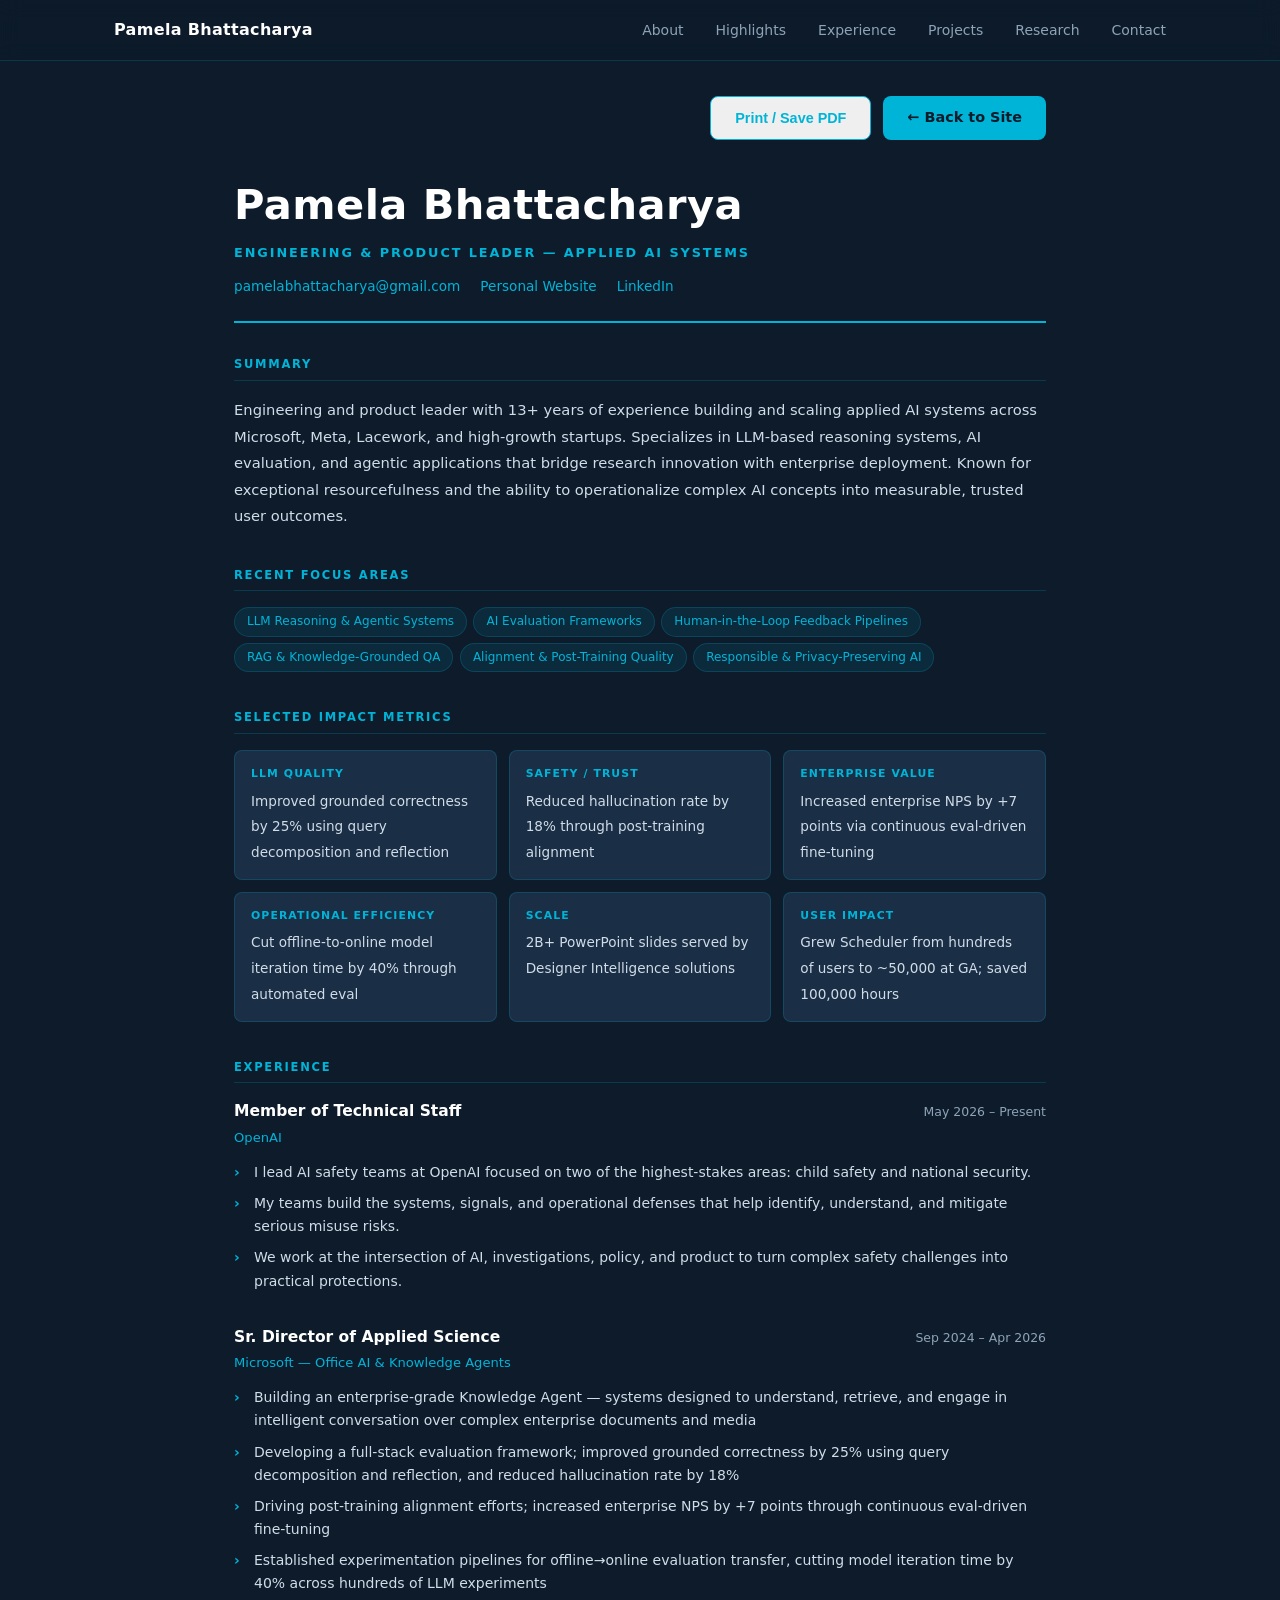
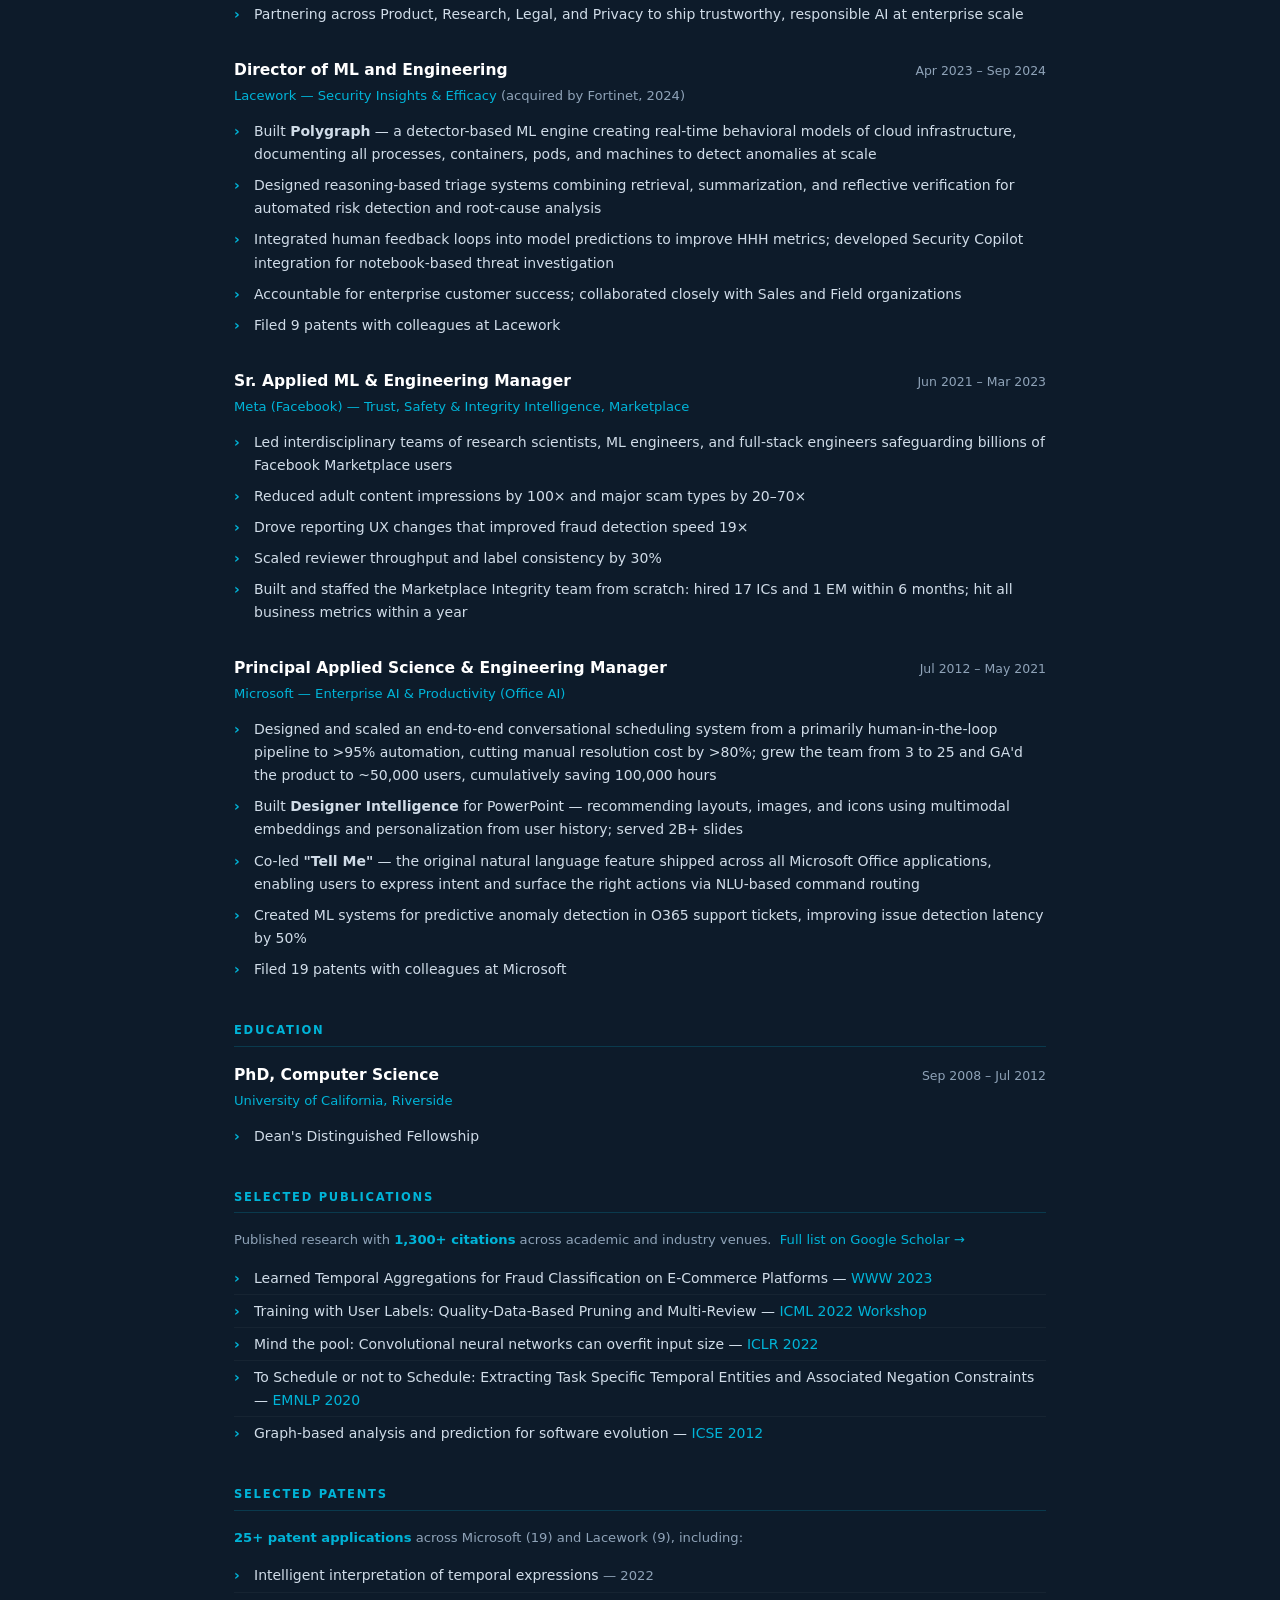
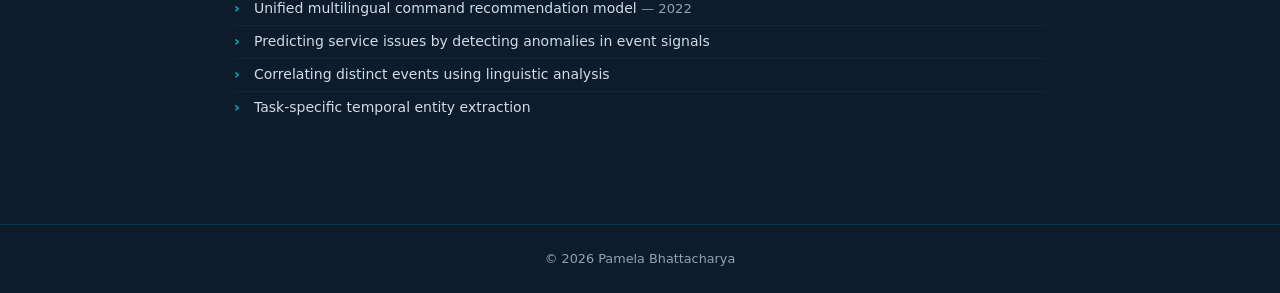
<file: resume.html>
<!DOCTYPE html>
<html lang="en">
<head>
  <meta charset="UTF-8" />
  <meta name="viewport" content="width=device-width, initial-scale=1.0" />
  <title>Resume — Pamela Bhattacharya</title>
  <link rel="stylesheet" href="styles.css" />
  <style>
    /* ── Resume-specific layout ── */
    .resume-page {
      max-width: 860px;
      margin: 0 auto;
      padding: 6rem 1.5rem 4rem;
    }

    .resume-actions {
      display: flex;
      justify-content: flex-end;
      gap: 0.75rem;
      margin-bottom: 2rem;
    }

    /* Header block */
    .cv-header {
      border-bottom: 2px solid var(--teal);
      padding-bottom: 1.5rem;
      margin-bottom: 2rem;
    }

    .cv-name {
      font-size: clamp(1.8rem, 4vw, 2.6rem);
      font-weight: 800;
      color: var(--white);
      letter-spacing: 0.01em;
      margin-bottom: 0.3rem;
    }

    .cv-title {
      font-size: 0.8rem;
      font-weight: 700;
      text-transform: uppercase;
      letter-spacing: 0.15em;
      color: var(--teal);
      margin-bottom: 0.75rem;
    }

    .cv-contact {
      display: flex;
      flex-wrap: wrap;
      gap: 0.4rem 1.25rem;
      font-size: 0.85rem;
      color: var(--text-dim);
    }

    .cv-contact a {
      color: var(--teal);
    }

    /* Section */
    .cv-section {
      margin-bottom: 2.25rem;
    }

    .cv-section-title {
      font-size: 0.72rem;
      font-weight: 700;
      text-transform: uppercase;
      letter-spacing: 0.15em;
      color: var(--teal);
      border-bottom: 1px solid var(--border);
      padding-bottom: 0.4rem;
      margin-bottom: 1rem;
    }

    /* Summary */
    .cv-summary {
      font-size: 0.92rem;
      color: var(--text);
      line-height: 1.8;
    }

    /* Focus tags */
    .focus-tags {
      display: flex;
      flex-wrap: wrap;
      gap: 0.4rem;
    }

    .focus-tag {
      background: rgba(0,180,216,0.1);
      border: 1px solid var(--border);
      color: var(--teal);
      font-size: 0.75rem;
      padding: 0.25rem 0.75rem;
      border-radius: 999px;
      font-weight: 500;
    }

    /* Metrics grid */
    .metrics-grid {
      display: grid;
      grid-template-columns: repeat(auto-fit, minmax(200px, 1fr));
      gap: 0.75rem;
    }

    .metric-card {
      background: var(--navy-mid);
      border: 1px solid var(--border);
      border-radius: var(--radius);
      padding: 0.9rem 1rem;
    }

    .metric-label {
      display: block;
      font-size: 0.68rem;
      font-weight: 700;
      text-transform: uppercase;
      letter-spacing: 0.1em;
      color: var(--teal);
      margin-bottom: 0.3rem;
    }

    .metric-value {
      font-size: 0.85rem;
      color: var(--text);
      line-height: 1.5;
    }

    /* Experience entries */
    .cv-entry {
      margin-bottom: 1.75rem;
    }

    .cv-entry-header {
      display: flex;
      align-items: baseline;
      justify-content: space-between;
      flex-wrap: wrap;
      gap: 0.25rem 1rem;
      margin-bottom: 0.15rem;
    }

    .cv-entry-title {
      font-size: 0.97rem;
      font-weight: 700;
      color: var(--white);
    }

    .cv-entry-dates {
      font-size: 0.78rem;
      color: var(--text-dim);
      white-space: nowrap;
    }

    .cv-entry-company {
      font-size: 0.82rem;
      color: var(--teal);
      font-weight: 500;
      margin-bottom: 0.6rem;
    }

    .cv-entry ul {
      list-style: none;
      padding: 0;
    }

    .cv-entry ul li {
      font-size: 0.875rem;
      color: var(--text);
      padding: 0.25rem 0 0.25rem 1.25rem;
      position: relative;
      line-height: 1.65;
    }

    .cv-entry ul li::before {
      content: '›';
      position: absolute;
      left: 0;
      color: var(--teal);
      font-weight: 700;
    }

    /* Publications & patents */
    .cv-list {
      list-style: none;
      padding: 0;
    }

    .cv-list li {
      font-size: 0.875rem;
      color: var(--text);
      padding: 0.3rem 0 0.3rem 1.25rem;
      position: relative;
      line-height: 1.6;
      border-bottom: 1px solid rgba(255,255,255,0.04);
    }

    .cv-list li:last-child {
      border-bottom: none;
    }

    .cv-list li::before {
      content: '›';
      position: absolute;
      left: 0;
      color: var(--teal);
      font-weight: 700;
    }

    .cv-list li em {
      color: var(--teal);
      font-style: normal;
      font-weight: 500;
    }

    .cv-list li .pub-note {
      color: var(--text-dim);
      font-size: 0.82rem;
    }

    /* Citation note */
    .citation-note {
      font-size: 0.82rem;
      color: var(--text-dim);
      margin-bottom: 0.75rem;
    }

    .citation-note strong {
      color: var(--teal);
    }

    /* ── Print styles ── */
    @media print {
      header, .resume-actions { display: none !important; }
      body { background: #fff !important; color: #111 !important; }
      .resume-page { padding: 1rem !important; max-width: 100% !important; }
      .cv-name { color: #111 !important; }
      .cv-title, .cv-section-title, .cv-entry-title,
      .metric-label, .cv-entry ul li::before, .cv-list li::before,
      .cv-entry-company, .cv-contact a, .focus-tag { color: #0077a8 !important; }
      .cv-summary, .cv-entry ul li, .cv-list li,
      .cv-entry-dates, .citation-note { color: #333 !important; }
      .metric-card { background: #f5f8fa !important; border-color: #cde !important; }
      .metric-value { color: #222 !important; }
      .focus-tag { background: #e8f6fb !important; border-color: #b0dff0 !important; }
      .cv-section { page-break-inside: avoid; }
    }

    @media (max-width: 600px) {
      .cv-entry-header { flex-direction: column; gap: 0; }
      .metrics-grid { grid-template-columns: 1fr 1fr; }
    }
  </style>
</head>
<body>

  <!-- NAV -->
  <header>
    <nav class="nav-container">
      <span class="nav-name">Pamela Bhattacharya</span>
      <ul class="nav-links" id="navLinks">
        <li><a href="index.html#about">About</a></li>
        <li><a href="index.html#highlights">Highlights</a></li>
        <li><a href="index.html#experience">Experience</a></li>
        <li><a href="index.html#projects">Projects</a></li>
        <li><a href="index.html#research">Research</a></li>
        <li><a href="index.html#contact">Contact</a></li>
      </ul>
      <button class="nav-toggle" aria-label="Toggle menu" onclick="toggleNav()">&#9776;</button>
    </nav>
  </header>

  <div class="resume-page">

    <!-- Actions -->
    <div class="resume-actions">
      <button class="btn btn-outline" onclick="window.print()">Print / Save PDF</button>
      <a href="index.html" class="btn btn-primary">&#8592; Back to Site</a>
    </div>

    <!-- Header -->
    <div class="cv-header">
      <div class="cv-name">Pamela Bhattacharya</div>
      <div class="cv-title">Engineering &amp; Product Leader &mdash; Applied AI Systems</div>
      <div class="cv-contact">
        <a href="mailto:pamelabhattacharya@gmail.com">pamelabhattacharya@gmail.com</a>
        <a href="index.html">Personal Website</a>
        <a href="https://www.linkedin.com/in/pamelabh" target="_blank" rel="noopener noreferrer">LinkedIn</a>
      </div>
    </div>

    <!-- Summary -->
    <div class="cv-section">
      <div class="cv-section-title">Summary</div>
      <p class="cv-summary">
        Engineering and product leader with 13+ years of experience building and scaling applied AI systems
        across Microsoft, Meta, Lacework, and high-growth startups. Specializes in LLM-based reasoning systems,
        AI evaluation, and agentic applications that bridge research innovation with enterprise deployment.
        Known for exceptional resourcefulness and the ability to operationalize complex AI concepts into
        measurable, trusted user outcomes.
      </p>
    </div>

    <!-- Focus Areas -->
    <div class="cv-section">
      <div class="cv-section-title">Recent Focus Areas</div>
      <div class="focus-tags">
        <span class="focus-tag">LLM Reasoning &amp; Agentic Systems</span>
        <span class="focus-tag">AI Evaluation Frameworks</span>
        <span class="focus-tag">Human-in-the-Loop Feedback Pipelines</span>
        <span class="focus-tag">RAG &amp; Knowledge-Grounded QA</span>
        <span class="focus-tag">Alignment &amp; Post-Training Quality</span>
        <span class="focus-tag">Responsible &amp; Privacy-Preserving AI</span>
      </div>
    </div>

    <!-- Impact Metrics -->
    <div class="cv-section">
      <div class="cv-section-title">Selected Impact Metrics</div>
      <div class="metrics-grid">
        <div class="metric-card">
          <span class="metric-label">LLM Quality</span>
          <span class="metric-value">Improved grounded correctness by 25% using query decomposition and reflection</span>
        </div>
        <div class="metric-card">
          <span class="metric-label">Safety / Trust</span>
          <span class="metric-value">Reduced hallucination rate by 18% through post-training alignment</span>
        </div>
        <div class="metric-card">
          <span class="metric-label">Enterprise Value</span>
          <span class="metric-value">Increased enterprise NPS by +7 points via continuous eval-driven fine-tuning</span>
        </div>
        <div class="metric-card">
          <span class="metric-label">Operational Efficiency</span>
          <span class="metric-value">Cut offline-to-online model iteration time by 40% through automated eval</span>
        </div>
        <div class="metric-card">
          <span class="metric-label">Scale</span>
          <span class="metric-value">2B+ PowerPoint slides served by Designer Intelligence solutions</span>
        </div>
        <div class="metric-card">
          <span class="metric-label">User Impact</span>
          <span class="metric-value">Grew Scheduler from hundreds of users to ~50,000 at GA; saved 100,000 hours</span>
        </div>
      </div>
    </div>

    <!-- Experience -->
    <div class="cv-section">
      <div class="cv-section-title">Experience</div>

	  <div class="cv-entry">
        <div class="cv-entry-header">
          <span class="cv-entry-title">Member of Technical Staff</span>
          <span class="cv-entry-dates">May 2026 – Present</span>
        </div>
        <div class="cv-entry-company">OpenAI</div>
        <ul>
         <li>I lead AI safety teams at OpenAI focused on two of the highest-stakes areas: child safety and national security.</li>
		 <li>My teams build the systems, signals, and operational defenses that help identify, understand, and mitigate serious misuse risks. </li>
		 <li>We work at the intersection of AI, investigations, policy, and product to turn complex safety challenges into practical protections.</li>        
		</ul>
      </div>

      <div class="cv-entry">
        <div class="cv-entry-header">
          <span class="cv-entry-title">Sr. Director of Applied Science</span>
          <span class="cv-entry-dates">Sep 2024 – Apr 2026</span>
        </div>
        <div class="cv-entry-company">Microsoft — Office AI &amp; Knowledge Agents</div>
        <ul>
          <li>Building an enterprise-grade Knowledge Agent — systems designed to understand, retrieve, and engage in intelligent conversation over complex enterprise documents and media</li>
          <li>Developing a full-stack evaluation framework; improved grounded correctness by 25% using query decomposition and reflection, and reduced hallucination rate by 18%</li>
          <li>Driving post-training alignment efforts; increased enterprise NPS by +7 points through continuous eval-driven fine-tuning</li>
          <li>Established experimentation pipelines for offline→online evaluation transfer, cutting model iteration time by 40% across hundreds of LLM experiments</li>
          <li>Partnering across Product, Research, Legal, and Privacy to ship trustworthy, responsible AI at enterprise scale</li>
        </ul>
      </div>

      <div class="cv-entry">
        <div class="cv-entry-header">
          <span class="cv-entry-title">Director of ML and Engineering</span>
          <span class="cv-entry-dates">Apr 2023 – Sep 2024</span>
        </div>
        <div class="cv-entry-company">Lacework — Security Insights &amp; Efficacy <span style="color:var(--text-dim);font-weight:400;">(acquired by Fortinet, 2024)</span></div>
        <ul>
          <li>Built <strong>Polygraph</strong> — a detector-based ML engine creating real-time behavioral models of cloud infrastructure, documenting all processes, containers, pods, and machines to detect anomalies at scale</li>
          <li>Designed reasoning-based triage systems combining retrieval, summarization, and reflective verification for automated risk detection and root-cause analysis</li>
          <li>Integrated human feedback loops into model predictions to improve HHH metrics; developed Security Copilot integration for notebook-based threat investigation</li>
          <li>Accountable for enterprise customer success; collaborated closely with Sales and Field organizations</li>
          <li>Filed 9 patents with colleagues at Lacework</li>
        </ul>
      </div>

      <div class="cv-entry">
        <div class="cv-entry-header">
          <span class="cv-entry-title">Sr. Applied ML &amp; Engineering Manager</span>
          <span class="cv-entry-dates">Jun 2021 – Mar 2023</span>
        </div>
        <div class="cv-entry-company">Meta (Facebook) — Trust, Safety &amp; Integrity Intelligence, Marketplace</div>
        <ul>
          <li>Led interdisciplinary teams of research scientists, ML engineers, and full-stack engineers safeguarding billions of Facebook Marketplace users</li>
          <li>Reduced adult content impressions by 100&times; and major scam types by 20–70&times;</li>
          <li>Drove reporting UX changes that improved fraud detection speed 19&times;</li>
          <li>Scaled reviewer throughput and label consistency by 30%</li>
          <li>Built and staffed the Marketplace Integrity team from scratch: hired 17 ICs and 1 EM within 6 months; hit all business metrics within a year</li>
        </ul>
      </div>

      <div class="cv-entry">
        <div class="cv-entry-header">
          <span class="cv-entry-title">Principal Applied Science &amp; Engineering Manager</span>
          <span class="cv-entry-dates">Jul 2012 – May 2021</span>
        </div>
        <div class="cv-entry-company">Microsoft — Enterprise AI &amp; Productivity (Office AI)</div>
        <ul>
          <li>Designed and scaled an end-to-end conversational scheduling system from a primarily human-in-the-loop pipeline to &gt;95% automation, cutting manual resolution cost by &gt;80%; grew the team from 3 to 25 and GA'd the product to ~50,000 users, cumulatively saving 100,000 hours</li>
          <li>Built <strong>Designer Intelligence</strong> for PowerPoint — recommending layouts, images, and icons using multimodal embeddings and personalization from user history; served 2B+ slides</li>
          <li>Co-led <strong>"Tell Me"</strong> — the original natural language feature shipped across all Microsoft Office applications, enabling users to express intent and surface the right actions via NLU-based command routing</li>
          <li>Created ML systems for predictive anomaly detection in O365 support tickets, improving issue detection latency by 50%</li>
          <li>Filed 19 patents with colleagues at Microsoft</li>
        </ul>
      </div>

    </div>

    <!-- Education -->
    <div class="cv-section">
      <div class="cv-section-title">Education</div>
      <div class="cv-entry">
        <div class="cv-entry-header">
          <span class="cv-entry-title">PhD, Computer Science</span>
          <span class="cv-entry-dates">Sep 2008 – Jul 2012</span>
        </div>
        <div class="cv-entry-company">University of California, Riverside</div>
        <ul>
          <li>Dean's Distinguished Fellowship</li>
        </ul>
      </div>
    </div>

    <!-- Publications -->
    <div class="cv-section">
      <div class="cv-section-title">Selected Publications</div>
      <p class="citation-note">Published research with <strong>1,300+ citations</strong> across academic and industry venues. &nbsp;<a href="https://scholar.google.com/citations?user=_36SWDUAAAAJ&hl=en" target="_blank" rel="noopener noreferrer">Full list on Google Scholar &rarr;</a></p>
      <ul class="cv-list">
        <li>Learned Temporal Aggregations for Fraud Classification on E-Commerce Platforms &mdash; <em>WWW 2023</em></li>
        <li>Training with User Labels: Quality-Data-Based Pruning and Multi-Review &mdash; <em>ICML 2022 Workshop</em></li>
		 <li>Mind the pool: Convolutional neural networks can overfit input size &mdash; <em>ICLR 2022</em></li>
        <li>To Schedule or not to Schedule: Extracting Task Specific Temporal Entities and Associated Negation Constraints &mdash; <em>EMNLP 2020</em></li>
        <li>Graph-based analysis and prediction for software evolution &mdash; <em>ICSE 2012</em></li>
      </ul>
    </div>

    <!-- Patents -->
    <div class="cv-section">
      <div class="cv-section-title">Selected Patents</div>
      <p class="citation-note"><strong>25+ patent applications</strong> across Microsoft (19) and Lacework (9), including:</p>
      <ul class="cv-list">
        <li>Intelligent interpretation of temporal expressions <span class="pub-note">&mdash; 2022</span></li>
        <li>Unified multilingual command recommendation model <span class="pub-note">&mdash; 2022</span></li>
        <li>Predicting service issues by detecting anomalies in event signals</li>
        <li>Correlating distinct events using linguistic analysis</li>
        <li>Task-specific temporal entity extraction</li>
      </ul>
    </div>

  </div>

  <footer>
    <div class="container">
      <p>&copy; 2026 Pamela Bhattacharya</p>
    </div>
  </footer>

  <script src="script.js"></script>
</body>
</html>
</file>
<file: styles.css>
/* =============================================
   RESET & BASE
   ============================================= */
*, *::before, *::after { box-sizing: border-box; margin: 0; padding: 0; }

:root {
  --navy:    #0d1b2a;
  --navy-mid:#1a2e45;
  --teal:    #00b4d8;
  --teal-lt: #90e0ef;
  --white:   #ffffff;
  --off-white: #f0f4f8;
  --text:    #d0dce8;
  --text-dim:#8fa3b8;
  --border:  rgba(0, 180, 216, 0.2);
  --radius:  8px;
  --shadow:  0 4px 24px rgba(0,0,0,0.3);
  --font:    'Segoe UI', system-ui, -apple-system, sans-serif;
  --mono:    'Cascadia Code', 'Fira Code', monospace;
}

html { scroll-behavior: smooth; font-size: 16px; }

body {
  font-family: var(--font);
  background: var(--navy);
  color: var(--text);
  line-height: 1.6;
}

a { color: var(--teal); text-decoration: none; }
a:hover { color: var(--teal-lt); }

ul { list-style: none; }

/* =============================================
   NAV
   ============================================= */
header {
  position: fixed;
  top: 0; left: 0; right: 0;
  z-index: 100;
  background: rgba(13, 27, 42, 0.92);
  backdrop-filter: blur(10px);
  border-bottom: 1px solid var(--border);
}

.nav-container {
  max-width: 1100px;
  margin: 0 auto;
  padding: 0 1.5rem;
  height: 60px;
  display: flex;
  align-items: center;
  justify-content: space-between;
}

.nav-name {
  font-weight: 700;
  font-size: 1rem;
  color: var(--white);
  letter-spacing: 0.02em;
}

.nav-links {
  display: flex;
  gap: 2rem;
}

.nav-links a {
  color: var(--text-dim);
  font-size: 0.875rem;
  font-weight: 500;
  transition: color 0.2s;
}

.nav-links a:hover { color: var(--teal); }

.nav-toggle {
  display: none;
  background: none;
  border: none;
  color: var(--white);
  font-size: 1.4rem;
  cursor: pointer;
}

/* =============================================
   HERO
   ============================================= */
.hero {
  min-height: 100vh;
  display: flex;
  align-items: center;
  padding: 6rem 1.5rem 4rem;
  max-width: 1100px;
  margin: 0 auto;
  gap: 3rem;
  position: relative;
}

.hero-content {
  flex: 1;
  max-width: 620px;
}

.hero-eyebrow {
  font-size: 0.8rem;
  font-weight: 600;
  letter-spacing: 0.15em;
  text-transform: uppercase;
  color: var(--teal);
  margin-bottom: 1rem;
}

.hero h1 {
  font-size: clamp(2.4rem, 5vw, 3.6rem);
  font-weight: 800;
  color: var(--white);
  line-height: 1.1;
  margin-bottom: 1.25rem;
}

.hero-sub {
  font-size: 1.05rem;
  color: var(--text);
  margin-bottom: 2rem;
  max-width: 520px;
  line-height: 1.75;
}

.hero-links {
  display: flex;
  gap: 1rem;
  flex-wrap: wrap;
}

.btn {
  display: inline-block;
  padding: 0.65rem 1.5rem;
  border-radius: var(--radius);
  font-weight: 600;
  font-size: 0.9rem;
  transition: all 0.2s;
  cursor: pointer;
}

.btn-primary {
  background: var(--teal);
  color: var(--navy);
}
.btn-primary:hover {
  background: var(--teal-lt);
  color: var(--navy);
}

.btn-outline {
  border: 1.5px solid var(--teal);
  color: var(--teal);
}
.btn-outline:hover {
  background: var(--border);
  color: var(--teal-lt);
}

/* Hero graphic */
.hero-graphic {
  flex: 0 0 auto;
  width: 280px;
  height: 280px;
  position: relative;
  display: flex;
  align-items: center;
  justify-content: center;
}

.graphic-ring {
  position: absolute;
  border-radius: 50%;
  border: 1px solid var(--border);
  animation: pulse 4s ease-in-out infinite;
}

.ring-1 { width: 280px; height: 280px; animation-delay: 0s; }
.ring-2 { width: 200px; height: 200px; animation-delay: 0.6s; border-color: rgba(0,180,216,0.35); }
.ring-3 { width: 120px; height: 120px; animation-delay: 1.2s; border-color: rgba(0,180,216,0.5); }

.graphic-dot {
  width: 24px;
  height: 24px;
  border-radius: 50%;
  background: var(--teal);
  box-shadow: 0 0 20px var(--teal);
  animation: glow 2s ease-in-out infinite alternate;
}

@keyframes pulse {
  0%, 100% { transform: scale(1); opacity: 0.5; }
  50% { transform: scale(1.04); opacity: 1; }
}

@keyframes glow {
  from { box-shadow: 0 0 10px var(--teal); }
  to   { box-shadow: 0 0 30px var(--teal), 0 0 60px rgba(0,180,216,0.3); }
}

/* =============================================
   SECTIONS — SHARED
   ============================================= */
.section {
  padding: 5rem 1.5rem;
}

.container {
  max-width: 1100px;
  margin: 0 auto;
}

.section-title {
  font-size: clamp(1.6rem, 3vw, 2rem);
  font-weight: 700;
  color: var(--white);
  margin-bottom: 0.75rem;
}

.section-title::after {
  content: '';
  display: block;
  width: 3rem;
  height: 3px;
  background: var(--teal);
  margin-top: 0.5rem;
  border-radius: 2px;
}

.section-subtitle {
  color: var(--text-dim);
  margin-bottom: 2.5rem;
  max-width: 600px;
  line-height: 1.7;
}

/* =============================================
   ABOUT DETAIL
   ============================================= */
.about-detail-section {
  background: var(--navy-mid);
}

.about-body {
  max-width: 780px;
}

.about-body p {
  color: var(--text);
  font-size: 1rem;
  line-height: 1.8;
  margin-bottom: 1rem;
}

.about-body p:last-child { margin-bottom: 0; }

/* =============================================
   HIGHLIGHTS
   ============================================= */
.highlights-section {
  background: var(--navy-mid);
}

.highlights-grid {
  display: grid;
  grid-template-columns: repeat(auto-fit, minmax(280px, 1fr));
  gap: 1.25rem;
}

.highlight-card {
  background: var(--navy);
  border: 1px solid var(--border);
  border-radius: var(--radius);
  padding: 1.75rem;
  transition: transform 0.2s, border-color 0.2s;
}

.highlight-card:hover {
  transform: translateY(-3px);
  border-color: var(--teal);
}

.highlight-stat {
  display: block;
  font-size: 2rem;
  font-weight: 800;
  color: var(--teal);
  font-family: var(--mono);
  margin-bottom: 0.5rem;
}

.highlight-label {
  font-size: 0.875rem;
  color: var(--text-dim);
  line-height: 1.5;
}

/* =============================================
   EXPERIENCE / TIMELINE
   ============================================= */
.experience-section {
  background: var(--navy);
}

.timeline {
  position: relative;
  padding-left: 2rem;
}

.timeline::before {
  content: '';
  position: absolute;
  left: 7px;
  top: 8px;
  bottom: 0;
  width: 2px;
  background: linear-gradient(to bottom, var(--teal), transparent);
}

.timeline-item {
  position: relative;
  margin-bottom: 3rem;
}

.timeline-marker {
  position: absolute;
  left: -2rem;
  top: 8px;
  width: 14px;
  height: 14px;
  border-radius: 50%;
  background: var(--teal);
  box-shadow: 0 0 0 3px var(--navy), 0 0 0 5px var(--teal);
}

.timeline-content {
  background: var(--navy-mid);
  border: 1px solid var(--border);
  border-radius: var(--radius);
  padding: 1.5rem;
  transition: border-color 0.2s;
}

.timeline-content:hover {
  border-color: var(--teal);
}

.timeline-header {
  display: flex;
  align-items: flex-start;
  justify-content: space-between;
  gap: 1rem;
  margin-bottom: 0.75rem;
}

.timeline-header h3 {
  font-size: 1.05rem;
  font-weight: 700;
  color: var(--white);
  margin-bottom: 0.2rem;
}

.company {
  display: block;
  font-size: 0.85rem;
  color: var(--teal);
  font-weight: 500;
}

.badge {
  display: inline-block;
  padding: 0.2rem 0.65rem;
  border-radius: 999px;
  font-size: 0.7rem;
  font-weight: 700;
  text-transform: uppercase;
  letter-spacing: 0.05em;
  white-space: nowrap;
}

.badge-current {
  background: rgba(0,180,216,0.15);
  color: var(--teal);
  border: 1px solid var(--border);
}

.timeline-content p {
  font-size: 0.9rem;
  color: var(--text-dim);
  margin-bottom: 1rem;
  line-height: 1.7;
}

.achievement-list li {
  font-size: 0.875rem;
  color: var(--text);
  padding: 0.3rem 0 0.3rem 1.25rem;
  position: relative;
  line-height: 1.6;
}

.achievement-list li::before {
  content: '›';
  position: absolute;
  left: 0;
  color: var(--teal);
  font-weight: 700;
}

/* =============================================
   PUBLICATION BLOCK
   ============================================= */
.pub-block {
  margin-top: 1rem;
  padding-top: 1rem;
  border-top: 1px solid var(--border);
}

.pub-label {
  display: block;
  font-size: 0.75rem;
  font-weight: 700;
  text-transform: uppercase;
  letter-spacing: 0.1em;
  color: var(--teal);
  margin-bottom: 0.5rem;
}

.pub-list li {
  font-size: 0.82rem;
  color: var(--text-dim);
  padding: 0.25rem 0 0.25rem 1rem;
  position: relative;
  line-height: 1.5;
}

.pub-list li::before {
  content: '·';
  position: absolute;
  left: 0;
  color: var(--teal);
}

/* =============================================
   PROJECTS
   ============================================= */
.projects-section {
  background: var(--navy-mid);
}

.projects-grid {
  display: grid;
  grid-template-columns: repeat(auto-fit, minmax(300px, 1fr));
  gap: 1.25rem;
}

.project-card {
  background: var(--navy);
  border: 1px solid var(--border);
  border-radius: var(--radius);
  padding: 1.5rem;
  transition: transform 0.2s, border-color 0.2s;
}

.project-card:hover {
  transform: translateY(-3px);
  border-color: var(--teal);
}

.project-tag {
  font-size: 0.7rem;
  font-weight: 700;
  text-transform: uppercase;
  letter-spacing: 0.1em;
  color: var(--teal);
  margin-bottom: 0.6rem;
}

.project-card h3 {
  font-size: 1rem;
  font-weight: 700;
  color: var(--white);
  margin-bottom: 0.65rem;
  line-height: 1.3;
}

.project-card p {
  font-size: 0.875rem;
  color: var(--text-dim);
  line-height: 1.65;
  margin-bottom: 1rem;
}

.project-tech {
  display: flex;
  flex-wrap: wrap;
  gap: 0.4rem;
}

.project-tech span {
  background: rgba(0,180,216,0.1);
  border: 1px solid var(--border);
  color: var(--teal);
  font-size: 0.72rem;
  padding: 0.2rem 0.6rem;
  border-radius: 999px;
  font-weight: 500;
}

/* =============================================
   SKILLS
   ============================================= */
.skills-section {
  background: var(--navy-mid);
}

.skills-grid {
  display: grid;
  grid-template-columns: repeat(auto-fit, minmax(260px, 1fr));
  gap: 1.5rem;
}

.skill-group {
  background: var(--navy);
  border: 1px solid var(--border);
  border-radius: var(--radius);
  padding: 1.5rem;
}

.skill-group h3 {
  font-size: 0.8rem;
  font-weight: 700;
  text-transform: uppercase;
  letter-spacing: 0.1em;
  color: var(--teal);
  margin-bottom: 1rem;
  padding-bottom: 0.5rem;
  border-bottom: 1px solid var(--border);
}

.skill-group li {
  font-size: 0.875rem;
  color: var(--text);
  padding: 0.35rem 0;
  border-bottom: 1px solid rgba(255,255,255,0.04);
}

.skill-group li:last-child { border-bottom: none; }

/* =============================================
   RESEARCH
   ============================================= */
.research-section {
  background: var(--navy);
}

.research-grid {
  display: grid;
  grid-template-columns: repeat(auto-fit, minmax(280px, 1fr));
  gap: 1.5rem;
}

.research-card {
  background: var(--navy-mid);
  border: 1px solid var(--border);
  border-radius: var(--radius);
  padding: 2rem;
  text-align: center;
  transition: transform 0.2s, border-color 0.2s;
}

.research-card:hover {
  transform: translateY(-3px);
  border-color: var(--teal);
}

.research-icon {
  font-size: 2.5rem;
  margin-bottom: 1rem;
}

.research-card h3 {
  font-size: 1rem;
  font-weight: 700;
  color: var(--white);
  margin-bottom: 0.75rem;
}

.research-card p {
  font-size: 0.875rem;
  color: var(--text-dim);
  line-height: 1.7;
}

.research-card strong {
  color: var(--teal);
}

/* =============================================
   CONTACT
   ============================================= */
.contact-section {
  background: var(--navy-mid);
  text-align: center;
}

.contact-section .section-title::after {
  margin-left: auto;
  margin-right: auto;
}

.contact-section .section-subtitle {
  margin-left: auto;
  margin-right: auto;
}

.contact-links {
  display: flex;
  justify-content: center;
  flex-wrap: wrap;
  gap: 1.25rem;
}

.contact-item {
  display: flex;
  align-items: center;
  gap: 0.6rem;
  background: var(--navy);
  border: 1px solid var(--border);
  border-radius: var(--radius);
  padding: 0.85rem 1.5rem;
  color: var(--text);
  font-size: 0.9rem;
  transition: all 0.2s;
}

.contact-item:hover {
  border-color: var(--teal);
  color: var(--teal);
  transform: translateY(-2px);
}

.contact-icon {
  font-size: 1.2rem;
}

/* =============================================
   ACTIVE NAV LINK
   ============================================= */
.nav-links a.active {
  color: var(--teal);
}

/* =============================================
   FADE-IN ANIMATION
   ============================================= */
.fade-in {
  opacity: 0;
  transform: translateY(20px);
  transition: opacity 0.5s ease, transform 0.5s ease;
}

.fade-in.visible {
  opacity: 1;
  transform: translateY(0);
}

/* =============================================
   FOOTER
   ============================================= */
footer {
  background: var(--navy);
  border-top: 1px solid var(--border);
  padding: 1.5rem;
  text-align: center;
}

footer p {
  font-size: 0.8rem;
  color: var(--text-dim);
}

/* =============================================
   RESPONSIVE
   ============================================= */
@media (max-width: 768px) {
  .nav-links { display: none; }
  .nav-links.open {
    display: flex;
    flex-direction: column;
    position: absolute;
    top: 60px; left: 0; right: 0;
    background: rgba(13, 27, 42, 0.98);
    padding: 1rem 1.5rem;
    gap: 1rem;
    border-bottom: 1px solid var(--border);
  }
  .nav-toggle { display: block; }

  .hero {
    flex-direction: column;
    padding-top: 5rem;
    text-align: center;
  }

  .hero-sub { margin-left: auto; margin-right: auto; }
  .hero-links { justify-content: center; }

  .hero-graphic {
    width: 180px;
    height: 180px;
  }
  .ring-1 { width: 180px; height: 180px; }
  .ring-2 { width: 128px; height: 128px; }
  .ring-3 { width: 76px; height: 76px; }

  .timeline::before { display: none; }
  .timeline { padding-left: 0; }
  .timeline-marker { display: none; }

  .timeline-header {
    flex-direction: column;
    gap: 0.4rem;
  }
}

@media (max-width: 480px) {
  .section { padding: 3.5rem 1rem; }
  .highlights-grid { grid-template-columns: 1fr; }
}
</file>
